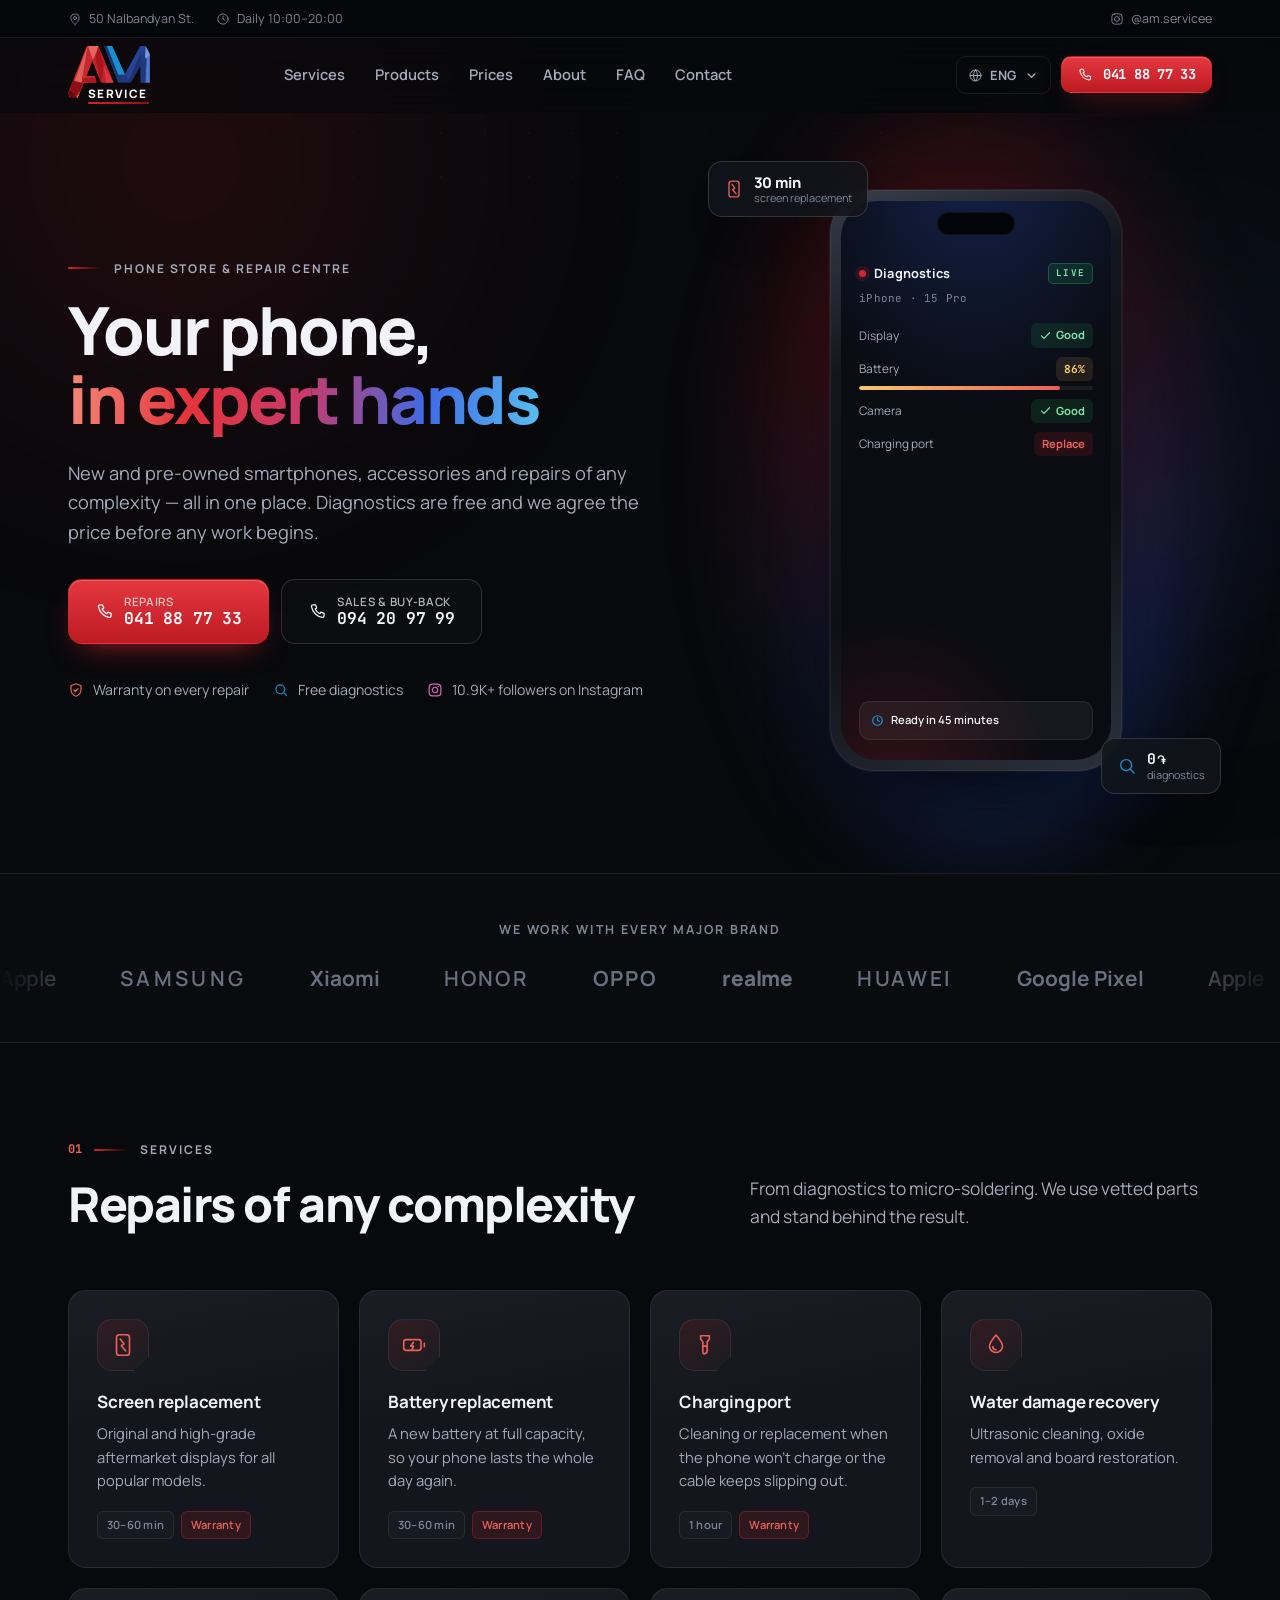
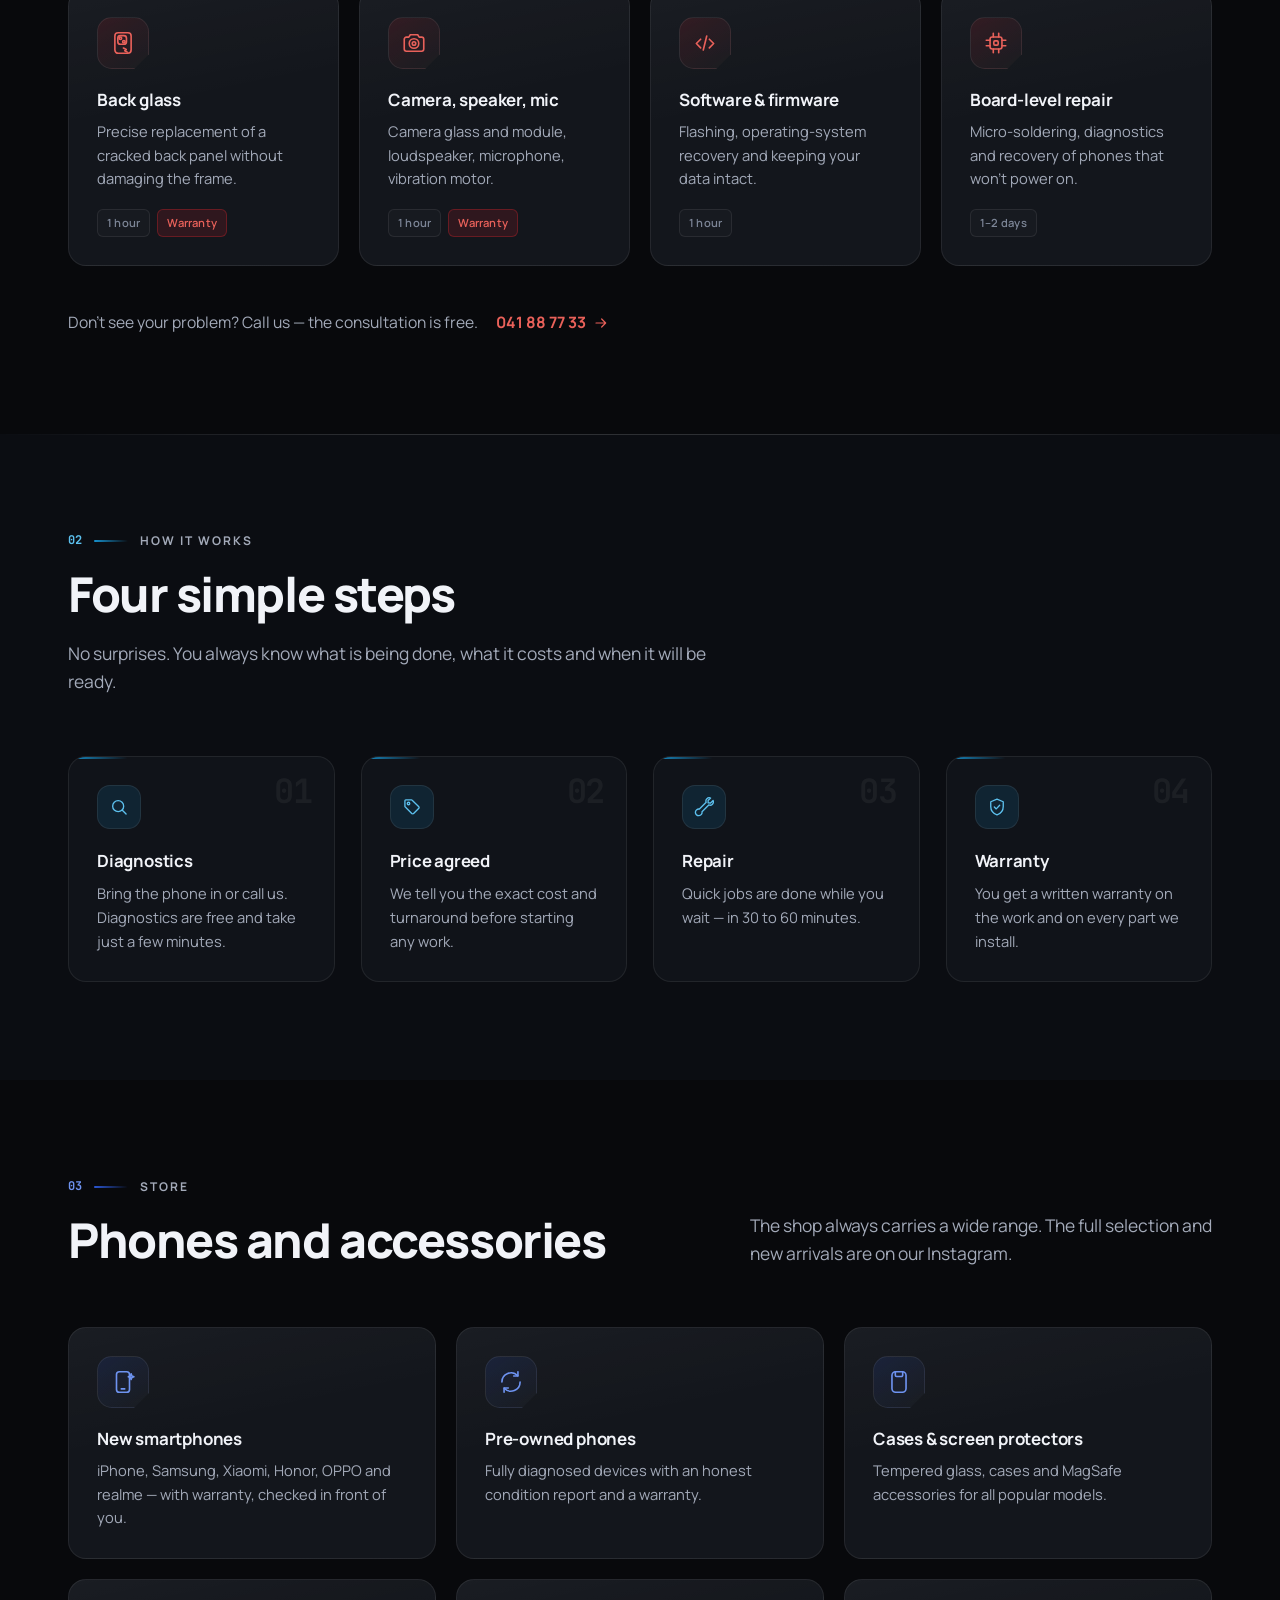
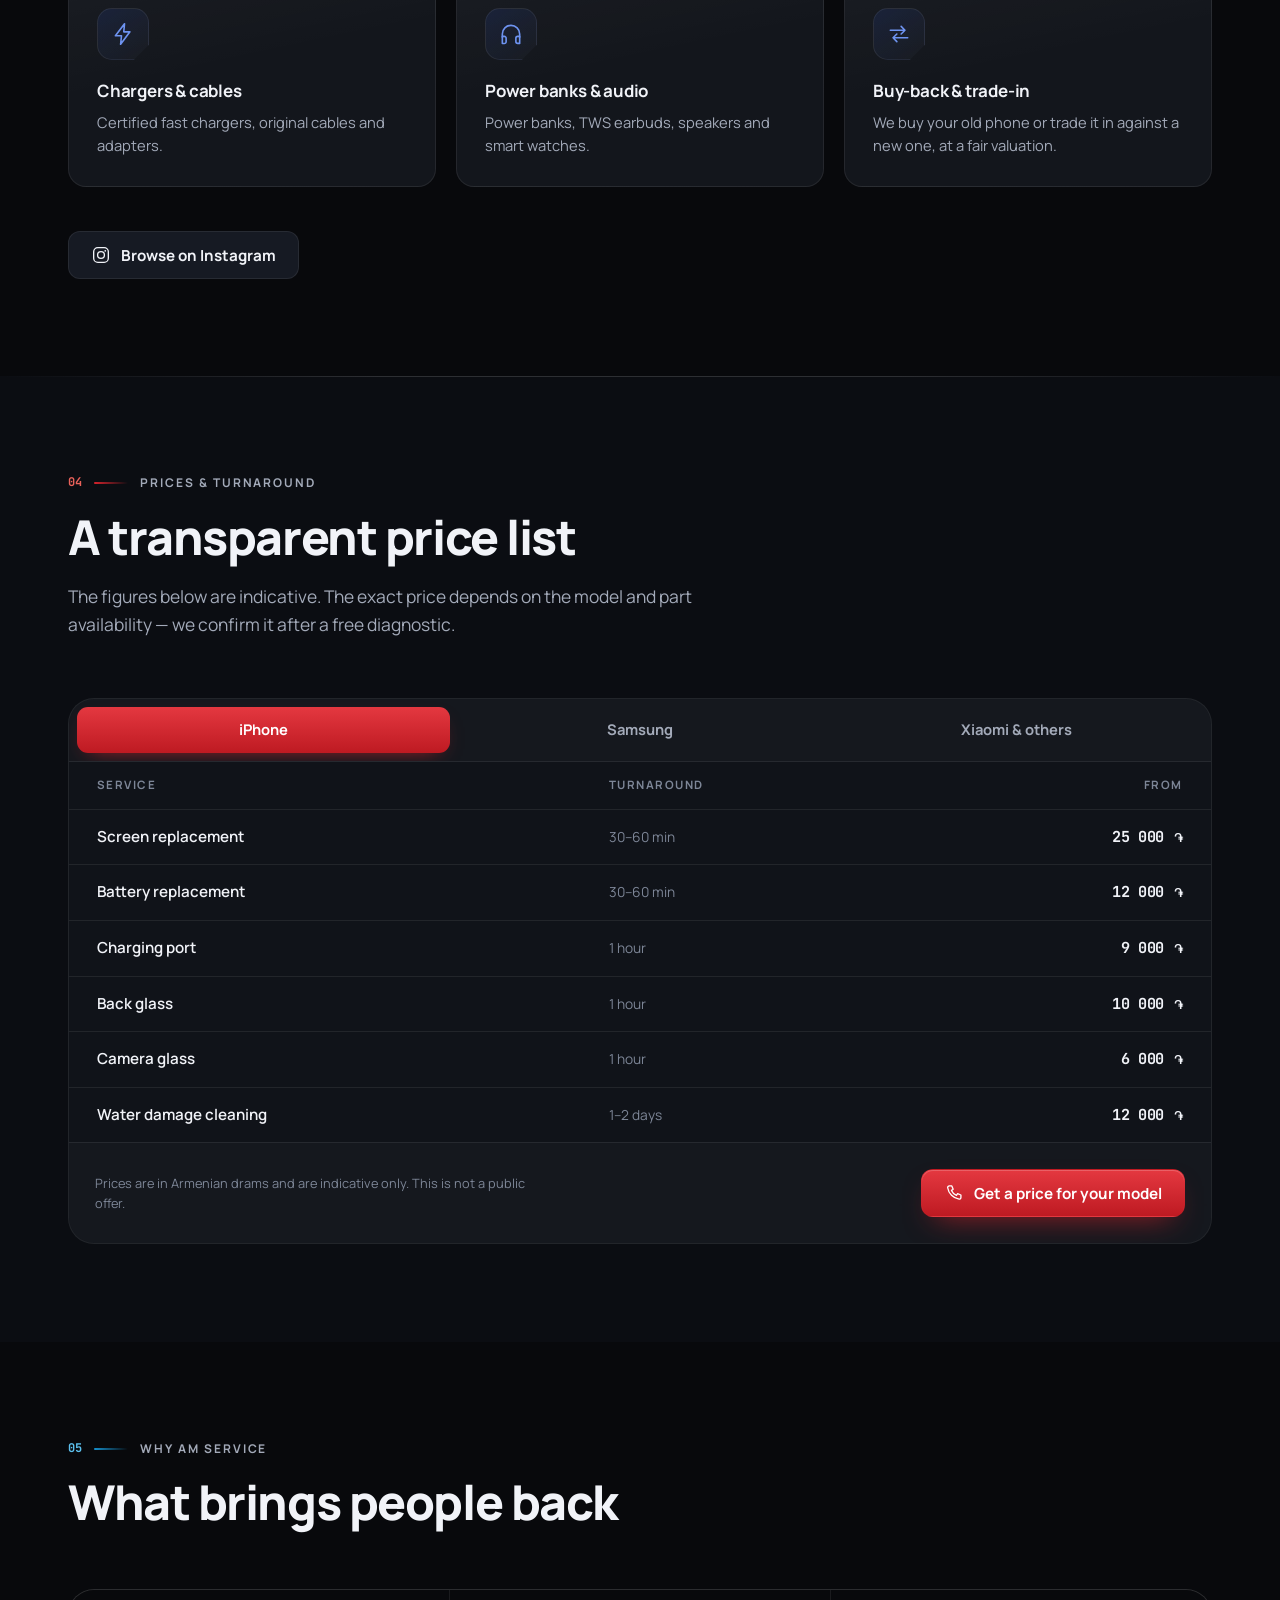
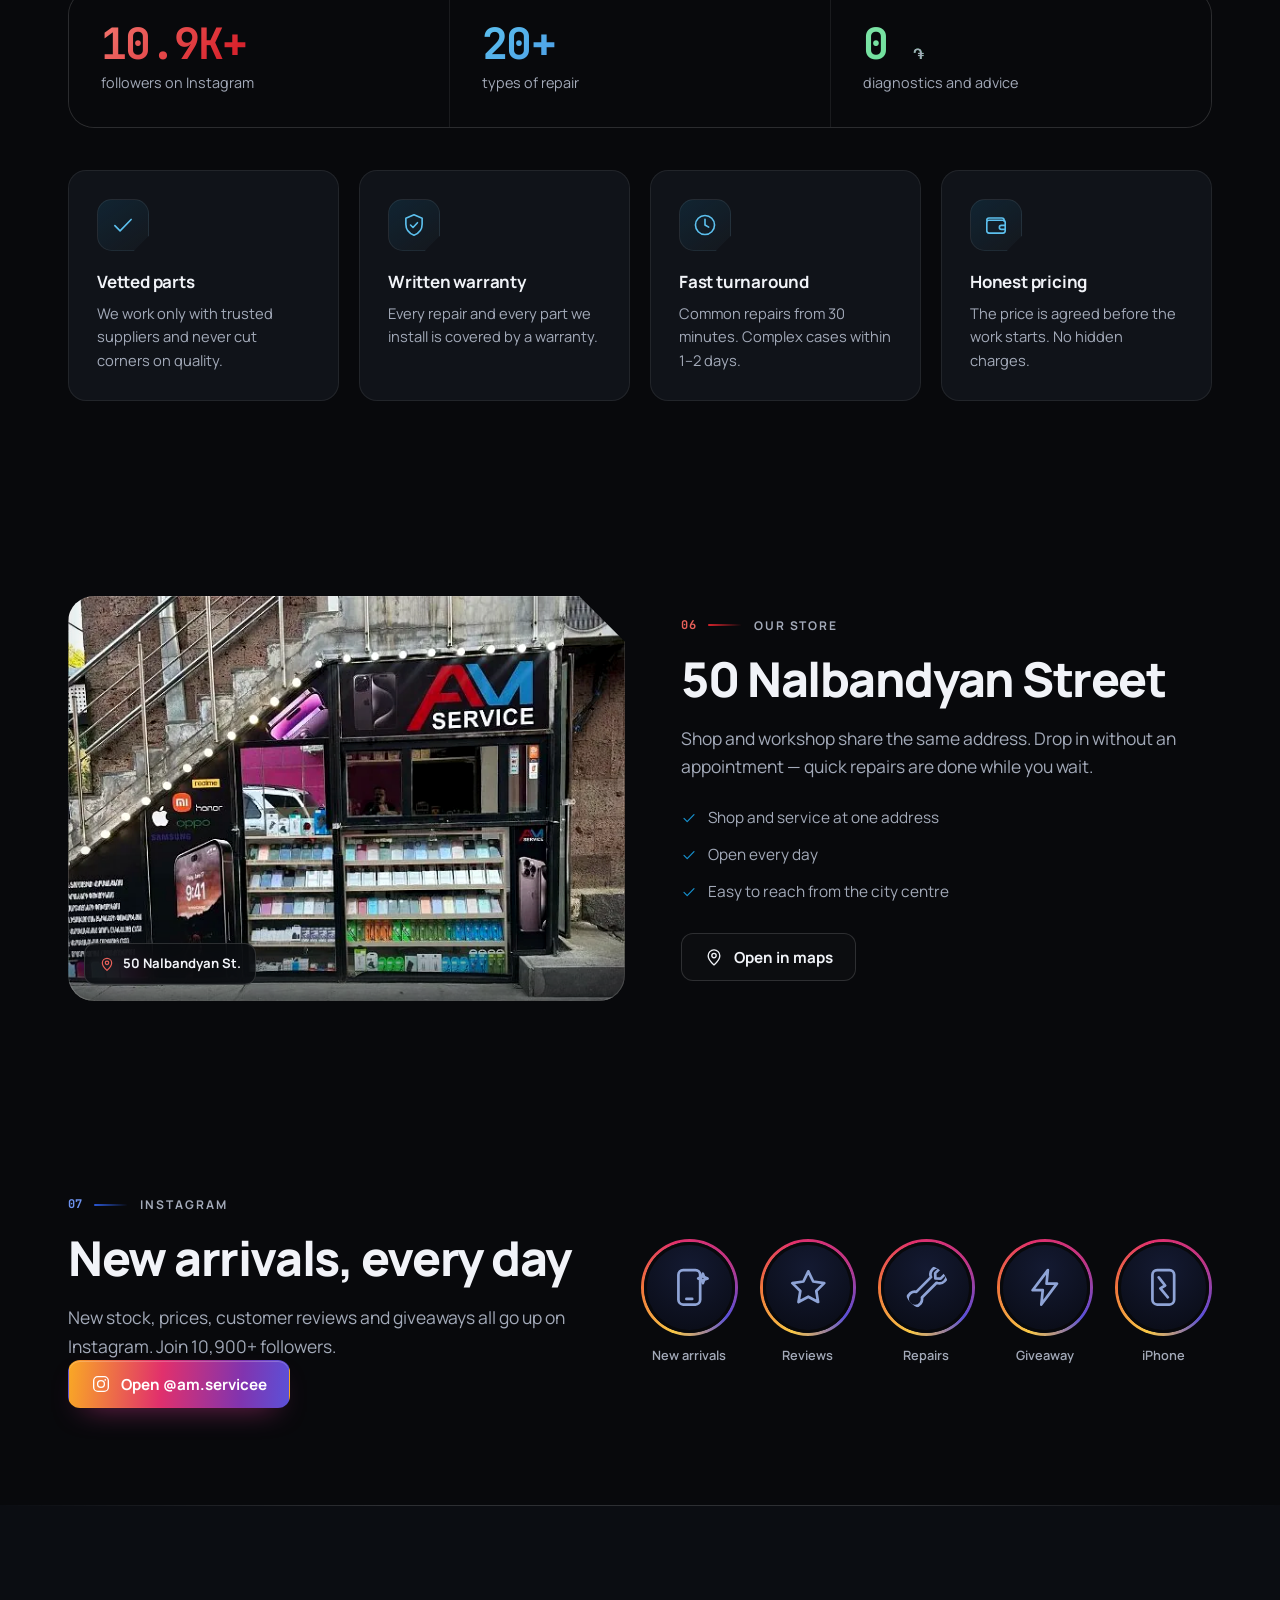
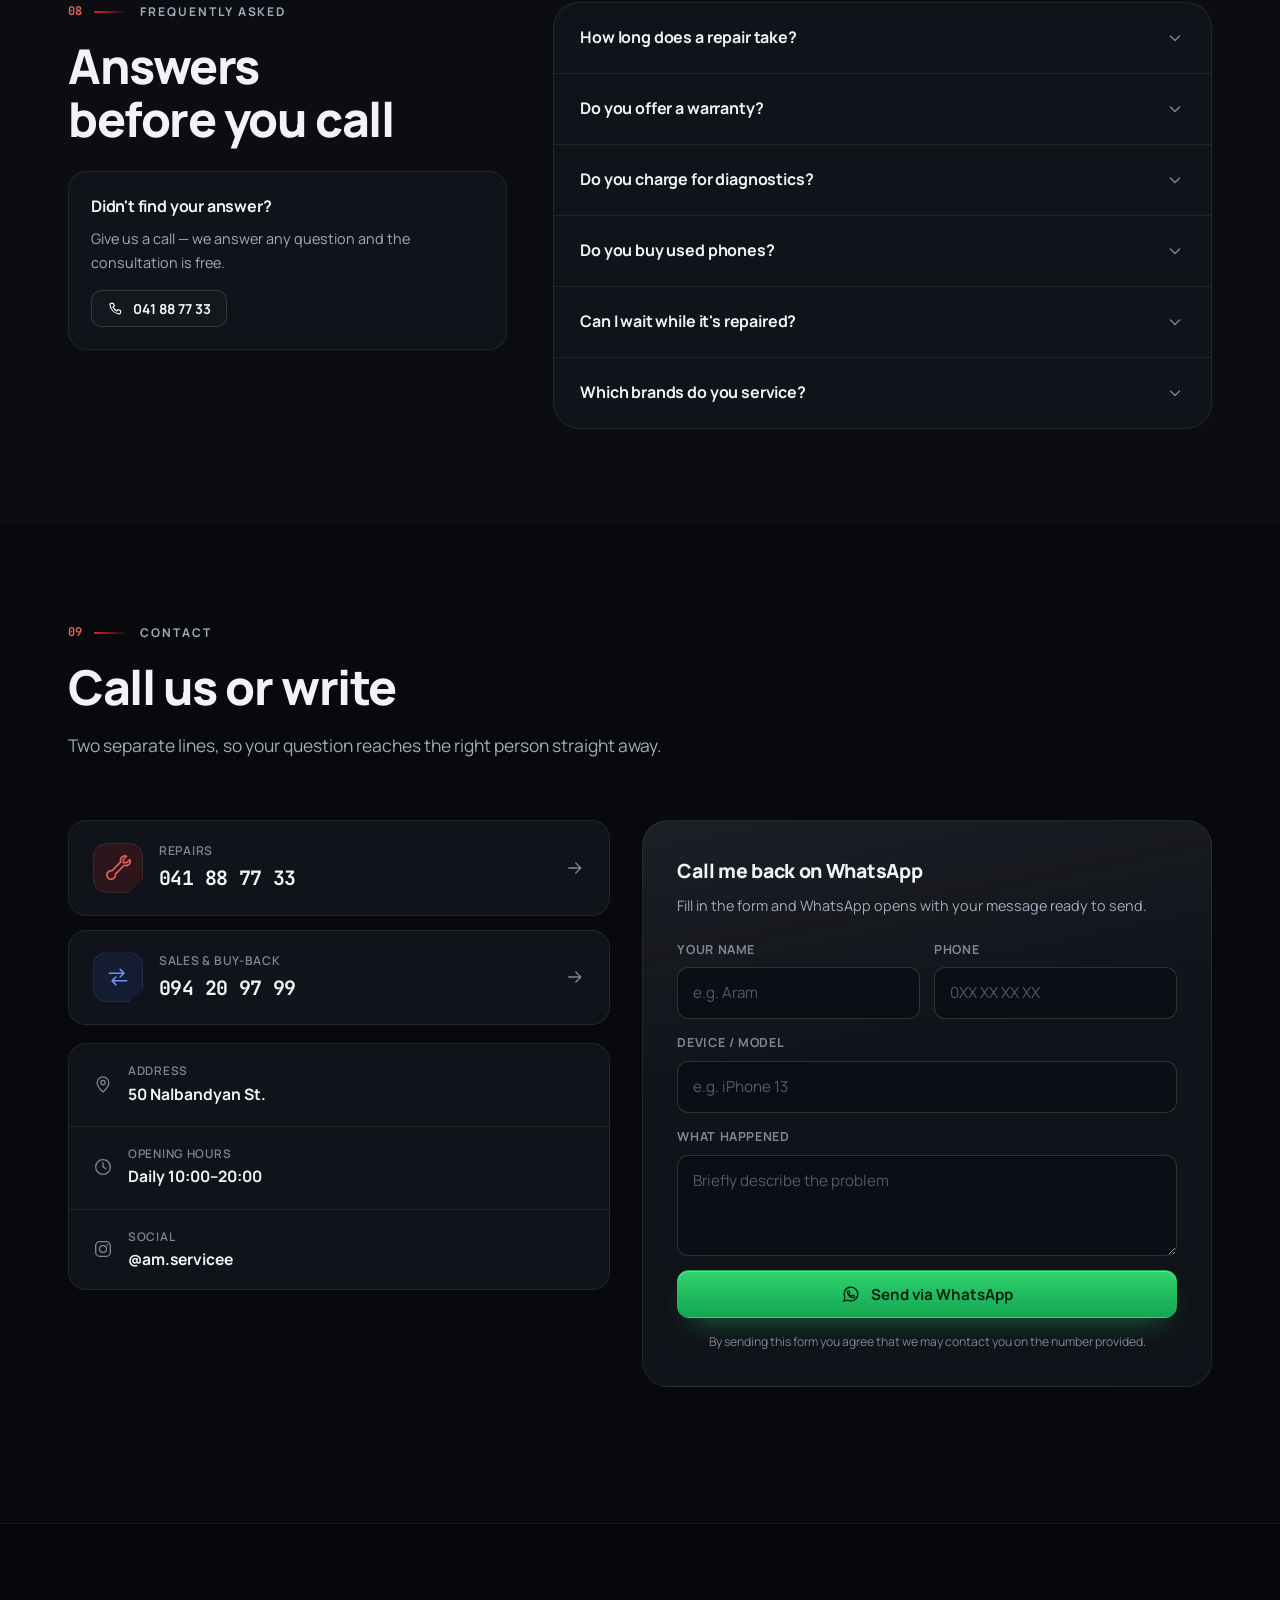
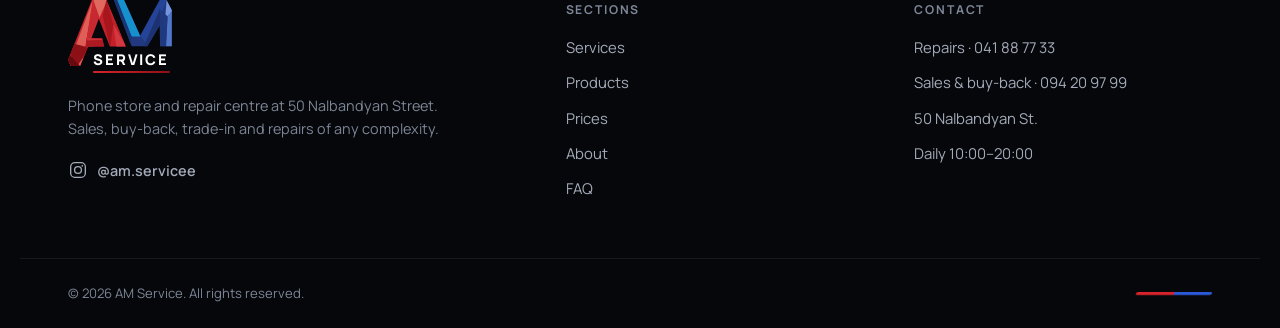
<file: index.html>
<!doctype html>
<html lang="hy" data-lang="hy">
<head>
<meta charset="utf-8">
<meta name="viewport" content="width=device-width, initial-scale=1, viewport-fit=cover">
<meta name="theme-color" content="#08090C">
<meta name="format-detection" content="telephone=no">

<title>AM Service — հեռախոսների վաճառք և վերանորոգում | Նալբանդյան 50</title>
<meta name="description" content="AM Service — հեռախոսների խանութ և սերվիս կենտրոն Նալբանդյան 50 հասցեում։ Նոր և օգտագործված սմարթֆոններ, աքսեսուարներ, էկրանի ու մարտկոցի փոխարինում, ջրի վնասի վերականգնում։ Անվճար ախտորոշում և երաշխիք։">
<meta name="author" content="AM Service">
<meta name="robots" content="index, follow">

<!-- ⚠ ԱՆՀՐԱԺԵՇՏ Է ՓՈԽԵԼ / НУЖНО ЗАМЕНИТЬ / MUST BE REPLACED after deploy:
     replace https://arman712.github.io/amservice/ with the real published address.
     See README.md → "Before publishing". -->
<link rel="canonical" href="https://arman712.github.io/amservice/">
<link rel="alternate" hreflang="hy" href="https://arman712.github.io/amservice/?lang=hy">
<link rel="alternate" hreflang="ru" href="https://arman712.github.io/amservice/?lang=ru">
<link rel="alternate" hreflang="en" href="https://arman712.github.io/amservice/?lang=en">
<link rel="alternate" hreflang="x-default" href="https://arman712.github.io/amservice/">

<meta property="og:type" content="website">
<meta property="og:site_name" content="AM Service">
<meta property="og:locale" content="hy_AM">
<meta property="og:locale:alternate" content="ru_RU">
<meta property="og:locale:alternate" content="en_US">
<meta property="og:title" content="AM Service — հեռախոսների վաճառք և վերանորոգում">
<meta property="og:description" content="Նոր և օգտագործված սմարթֆոններ, աքսեսուարներ և ցանկացած բարդության վերանորոգում։ Նալբանդյան 50։ Անվճար ախտորոշում և երաշխիք։">
<meta property="og:url" content="https://arman712.github.io/amservice/">
<meta property="og:image" content="https://arman712.github.io/amservice/assets/img/og.jpg">
<meta property="og:image:width" content="1200">
<meta property="og:image:height" content="630">
<meta name="twitter:card" content="summary_large_image">
<meta name="twitter:title" content="AM Service — հեռախոսների վաճառք և վերանորոգում">
<meta name="twitter:description" content="Նոր և օգտագործված սմարթֆոններ, աքսեսուարներ և ցանկացած բարդության վերանորոգում։ Նալբանդյան 50։">
<meta name="twitter:image" content="https://arman712.github.io/amservice/assets/img/og.jpg">

<link rel="icon" href="assets/img/favicon.svg" type="image/svg+xml">
<link rel="icon" href="assets/img/favicon-32.png" sizes="32x32" type="image/png">
<link rel="icon" href="assets/img/favicon-16.png" sizes="16x16" type="image/png">
<link rel="apple-touch-icon" href="assets/img/apple-touch-icon.png">
<link rel="mask-icon" href="assets/img/favicon.svg" color="#D8232C">
<link rel="manifest" href="site.webmanifest">

<link rel="preload" href="assets/fonts/notosansarmenian-armenian.woff2" as="font" type="font/woff2" crossorigin>
<link rel="preload" href="assets/fonts/notosansarmenian-latin.woff2" as="font" type="font/woff2" crossorigin>
<link rel="stylesheet" href="assets/css/style.css">

<script type="application/ld+json">
{
  "@context": "https://schema.org",
  "@type": "MobilePhoneStore",
  "name": "AM Service",
  "alternateName": "ԱՄ Սերվիս",
  "description": "Հեռախոսների խանութ և սերվիս կենտրոն։ Նոր և օգտագործված սմարթֆոններ, աքսեսուարներ, ցանկացած բարդության վերանորոգում։",
  "image": "https://arman712.github.io/amservice/assets/img/store.jpg",
  "url": "https://arman712.github.io/amservice/",
  "telephone": "+374-41-88-77-33",
  "priceRange": "֏֏",
  "currenciesAccepted": "AMD",
  "address": {
    "@type": "PostalAddress",
    "streetAddress": "Նալբանդյան 50",
    "addressCountry": "AM"
  },
  "openingHoursSpecification": [{
    "@type": "OpeningHoursSpecification",
    "dayOfWeek": ["Monday","Tuesday","Wednesday","Thursday","Friday","Saturday","Sunday"],
    "opens": "10:00",
    "closes": "20:00"
  }],
  "sameAs": ["https://www.instagram.com/am.servicee/"],
  "makesOffer": [
    { "@type": "Offer", "itemOffered": { "@type": "Service", "name": "Էկրանի փոխարինում" } },
    { "@type": "Offer", "itemOffered": { "@type": "Service", "name": "Մարտկոցի փոխարինում" } },
    { "@type": "Offer", "itemOffered": { "@type": "Service", "name": "Ջրի վնասի վերականգնում" } },
    { "@type": "Offer", "itemOffered": { "@type": "Service", "name": "Մայրական պլատայի վերանորոգում" } }
  ]
}
</script>
<script type="application/ld+json">
{
  "@context": "https://schema.org",
  "@type": "FAQPage",
  "mainEntity": [
    {
      "@type": "Question",
      "name": "Որքա՞ն է տևում վերանորոգումը։",
      "acceptedAnswer": {
        "@type": "Answer",
        "text": "Էկրանի կամ մարտկոցի փոխարինումը սովորաբար տևում է 30–60 րոպե և կատարվում է ձեր ներկայությամբ։ Ավելի բարդ աշխատանքները՝ օրինակ պլատայի վերանորոգումը կամ ջրից հետո վերականգնումը, կարող են տևել 1–2 օր։"
      }
    },
    {
      "@type": "Question",
      "name": "Երաշխիք տալի՞ս եք։",
      "acceptedAnswer": {
        "@type": "Answer",
        "text": "Այո։ Բոլոր աշխատանքներին և տեղադրված պահեստամասերին տրվում է երաշխիք։ Ժամկետը կախված է աշխատանքի տեսակից և պահեստամասից — այն մենք նշում ենք գինը հաստատելիս։"
      }
    },
    {
      "@type": "Question",
      "name": "Ախտորոշումը վճարովի՞ է։",
      "acceptedAnswer": {
        "@type": "Answer",
        "text": "Ոչ, ախտորոշումն անվճար է։ Մենք ստուգում ենք սարքը, բացատրում ենք խնդիրը և ասում ճշգրիտ արժեքը։ Դուք որոշում եք՝ շարունակել, թե ոչ։"
      }
    },
    {
      "@type": "Question",
      "name": "Գնու՞մ եք հին հեռախոսներ։",
      "acceptedAnswer": {
        "@type": "Answer",
        "text": "Այո։ Գնում ենք օգտագործված հեռախոսներ, ինչպես նաև առաջարկում ենք փոխանակում (trade-in) նոր սարքի հետ։ Բերեք հեռախոսը գնահատման կամ ուղարկեք լուսանկարներ Instagram-ով։"
      }
    },
    {
      "@type": "Question",
      "name": "Կարո՞ղ եմ սպասել տեղում։",
      "acceptedAnswer": {
        "@type": "Answer",
        "text": "Այո։ Հաճախակի հանդիպող վերանորոգումները՝ էկրան, մարտկոց, բնիկ, կատարվում են ձեր ներկայությամբ։ Խանութում կարող եք միաժամանակ ընտրել աքսեսուարներ։"
      }
    },
    {
      "@type": "Question",
      "name": "Ի՞նչ ապրանքանիշեր եք սպասարկում։",
      "acceptedAnswer": {
        "@type": "Answer",
        "text": "Apple, Samsung, Xiaomi, Honor, OPPO, realme և շուկայում առկա մյուս հիմնական ապրանքանիշերը։ Եթե ձեր մոդելը ցանկում չէ — պարզապես զանգահարեք։"
      }
    }
  ]
}
</script>
</head>

<body>
<a class="skip-link" href="#main" data-i18n="a11y.skip">Անցնել բովանդակությանը</a>

<!-- ===================== SVG icon sprite ===================== -->
<svg width="0" height="0" aria-hidden="true" focusable="false" style="position:absolute">
<defs>
  <g id="i-screen"><rect x="6" y="2.5" width="12" height="19" rx="2.6"/><path d="M9.5 6.5 13 11l-2.6 1.6L14.5 17.5"/></g>
  <g id="i-battery"><rect x="2.5" y="7" width="16" height="10" rx="2.4"/><path d="M21.5 10.5v3"/><path d="M11.5 9.5 9 13h2.6L10 16.5"/></g>
  <g id="i-port"><path d="M8 3.5h8v3.2l-2 2.3v8.4a2.6 2.6 0 0 1-2.6 2.6h-.8A2.6 2.6 0 0 1 10 17.4V9l-2-2.3Z"/><path d="M10.6 13h2.8"/></g>
  <g id="i-water"><path d="M12 2.8c3.6 4.3 6 7.4 6 10.1a6 6 0 0 1-12 0c0-2.7 2.4-5.8 6-10.1Z"/><path d="M9 13.4a3 3 0 0 0 3 3"/></g>
  <g id="i-glass"><rect x="4.5" y="2.5" width="15" height="19" rx="3"/><rect x="7.2" y="5.2" width="8" height="8" rx="2.4"/><circle cx="9.6" cy="7.6" r="1.15"/><circle cx="12.8" cy="10.8" r="1.15"/><path d="m12.4 16.6 2.6 1.4-1.4 1.1 2.4 1.3"/></g>
  <g id="i-camera"><circle cx="12" cy="12.5" r="4.4"/><circle cx="12" cy="12.5" r="1.6"/><path d="M3 8.6a2 2 0 0 1 2-2h2.2l1.4-2.2h6.8L16.8 6.6H19a2 2 0 0 1 2 2v9a2 2 0 0 1-2 2H5a2 2 0 0 1-2-2Z"/></g>
  <g id="i-code"><path d="m8 8.5-4 4 4 4M16 8.5l4 4-4 4M13.6 5.5l-3.2 13"/></g>
  <g id="i-chip"><rect x="6.5" y="6.5" width="11" height="11" rx="2"/><rect x="10" y="10" width="4" height="4" rx="1"/><path d="M9.5 3v3.5M14.5 3v3.5M9.5 17.5V21M14.5 17.5V21M3 9.5h3.5M3 14.5h3.5M17.5 9.5H21M17.5 14.5H21"/></g>
  <g id="i-search"><circle cx="11" cy="11" r="6.6"/><path d="m16 16 4.5 4.5"/></g>
  <g id="i-tag"><path d="M3.5 11.4V4.6a1.1 1.1 0 0 1 1.1-1.1h6.8a1.1 1.1 0 0 1 .8.3l8 8a1.1 1.1 0 0 1 0 1.6l-6.6 6.6a1.1 1.1 0 0 1-1.6 0l-8-8a1.1 1.1 0 0 1-.5-.6Z"/><circle cx="7.8" cy="7.8" r="1.5"/></g>
  <g id="i-tool"><path d="M14.6 6.4a4 4 0 0 1 5.3-5.2l-3 3 .1 2.9 2.9.1 3-3a4 4 0 0 1-5.2 5.3l-8.1 8.1a4 4 0 1 1-3.1-3.1Z"/></g>
  <g id="i-shield"><path d="M12 2.6 4.5 5.7v5.6c0 4.4 3 8.4 7.5 10.1 4.5-1.7 7.5-5.7 7.5-10.1V5.7Z"/><path d="m8.8 12 2.3 2.3 4.1-4.4"/></g>
  <g id="i-phone"><rect x="6" y="2.5" width="12" height="19" rx="2.6"/><path d="M10.4 18.4h3.2"/><path d="m19.5 4.5.7 1.9 1.9.7-1.9.7-.7 1.9-.7-1.9-1.9-.7 1.9-.7Z"/></g>
  <g id="i-refresh"><path d="M20.4 12a8.4 8.4 0 0 1-14.6 5.7M3.6 12A8.4 8.4 0 0 1 18.2 6.3"/><path d="M18.4 2.6v3.9h-3.9M5.6 21.4v-3.9h3.9"/></g>
  <g id="i-case"><rect x="5.5" y="2.5" width="13" height="19" rx="3.4"/><path d="M8.6 2.5v3.2a1.2 1.2 0 0 0 1.2 1.2h4.4a1.2 1.2 0 0 0 1.2-1.2V2.5"/></g>
  <g id="i-bolt"><path d="M13.4 2.5 5 13.6h5.6L9.8 21.5 18.4 10h-5.7Z"/></g>
  <g id="i-audio"><path d="M4 15v-3a8 8 0 1 1 16 0v3"/><path d="M4 14.2h1.8A1.7 1.7 0 0 1 7.5 16v3.1a1.7 1.7 0 0 1-1.7 1.7H4Zm16 0h-1.8a1.7 1.7 0 0 0-1.7 1.7v3.1a1.7 1.7 0 0 0 1.7 1.7H20Z"/></g>
  <g id="i-swap"><path d="M4 8.5h13.5M14 5l3.5 3.5L14 12M20 15.5H6.5M10 19l-3.5-3.5L10 12"/></g>
  <g id="i-clock"><circle cx="12" cy="12" r="8.8"/><path d="M12 6.8V12l3.4 2"/></g>
  <g id="i-wallet"><path d="M3.5 7.6A2.1 2.1 0 0 1 5.6 5.5h11.8a2.1 2.1 0 0 1 2.1 2.1v1"/><rect x="3.5" y="7.6" width="17" height="11.9" rx="2.1"/><path d="M20.5 12.4h-3.6a1.8 1.8 0 0 0 0 3.6h3.6"/></g>
  <g id="i-check"><path d="m4.5 12.6 4.8 4.8L19.5 6.9"/></g>
  <g id="i-pin"><path d="M12 21.5s7-6.1 7-11a7 7 0 1 0-14 0c0 4.9 7 11 7 11Z"/><circle cx="12" cy="10.3" r="2.6"/></g>
  <g id="i-call"><path d="M6.4 3.5h3l1.6 4-2 1.4a11.4 11.4 0 0 0 5.9 5.9l1.4-2 4 1.6v3a2 2 0 0 1-2.2 2A16.4 16.4 0 0 1 4.4 5.7a2 2 0 0 1 2-2.2Z"/></g>
  <g id="i-arrow"><path d="M4.5 12h14.5M13 6l6 6-6 6"/></g>
  <g id="i-chevron"><path d="m6.5 9.5 5.5 5.5 5.5-5.5"/></g>
  <g id="i-menu"><path d="M3.5 7h17M3.5 12h17M3.5 17h17"/></g>
  <g id="i-close"><path d="m6 6 12 12M18 6 6 18"/></g>
  <g id="i-up"><path d="M12 19.5V5M6 11l6-6 6 6"/></g>
  <g id="i-globe"><circle cx="12" cy="12" r="8.8"/><path d="M3.4 12h17.2M12 3.2a13.5 13.5 0 0 1 0 17.6 13.5 13.5 0 0 1 0-17.6Z"/></g>
  <g id="i-ig"><rect x="3.2" y="3.2" width="17.6" height="17.6" rx="5"/><circle cx="12" cy="12" r="4.1"/><circle cx="17.1" cy="6.9" r="1.05" fill="currentColor" stroke="none"/></g>
  <g id="i-wa"><path d="M3.4 20.6 4.6 16A8.3 8.3 0 1 1 8 19.4Z"/><path d="M8.8 8.2c.6-.1.8.1 1 .5l.7 1.5c.1.3 0 .5-.2.7l-.5.6c-.2.2-.2.4-.1.6a6 6 0 0 0 2.7 2.4c.3.1.5.1.7-.1l.6-.7c.2-.2.4-.3.7-.2l1.5.7c.4.2.5.4.5.8a2 2 0 0 1-1.9 1.7c-1 0-2.8-.5-4.6-2.3s-2.4-3.6-2.4-4.6a2 2 0 0 1 1.3-1.6Z"/></g>
  <clipPath id="lgA"><path d="M59 0 95 0 142.9 115 103.6 115 76 46 57.1 95 84.2 95 89.5 115 49.4 115 29.5 164 7.5 164 0 148Z"/></clipPath>
  <clipPath id="lgM"><path d="M113.5 0 138.5 0 178.5 88 226.5 0 243.5 0 256.5 25 256.5 115 227.5 115 226.5 63 195.5 115 157.5 115Z"/></clipPath>
  <g id="lg-am" fill="none" stroke="none">
    <g clip-path="url(#lgA)">
      <rect x="-2" y="-2" width="261" height="168" fill="#C4212A"/>
      <path d="M-2 170 62 -2 34 170Z" fill="#DE5F57"/>
      <path d="M34 170 62 -2 78 44 52 170Z" fill="#C82830"/>
      <path d="M62 -2 98 -2 78 44Z" fill="#E1685F"/>
      <path d="M95 -2 112 60 104 118 86 40Z" fill="#A7161D"/>
      <path d="M95 -2 146 118 112 60Z" fill="#BF2029"/>
      <path d="M112 60 146 118 120 118Z" fill="#D33840"/>
      <path d="M-2 104 54 118 18 170Z" fill="#8C1016"/>
      <path d="M-2 128 36 170 -2 170Z" fill="#68090F"/>
      <path d="M46 94 88 90 92 118 44 118Z" fill="#AC1920"/>
      <path d="M46 94 88 90 88 98 48 100Z" fill="#CE3038"/>
    </g>
    <g clip-path="url(#lgM)">
      <rect x="110" y="-2" width="149" height="168" fill="#22397F"/>
      <path d="M120 -2 139 -2 179 90 157 90Z" fill="#1691CE"/>
      <path d="M110 -2 121 -2 158 92 149 118Z" fill="#1B3574"/>
      <path d="M179 88 228 -2 244 -2 200 118Z" fill="#254497"/>
      <path d="M186 118 228 20 228 66 198 118Z" fill="#1C3272"/>
      <path d="M244 -2 259 27 240 46Z" fill="#7396DE"/>
      <path d="M246 40 259 24 259 118 242 118Z" fill="#5077C8"/>
      <path d="M228 24 246 40 242 118 228 118Z" fill="#20397E"/>
    </g>
  </g>
  <g id="i-star"><path d="m12 3.2 2.7 5.6 6.1.9-4.4 4.3 1 6.1-5.4-2.9-5.4 2.9 1-6.1L3.2 9.7l6.1-.9Z"/></g>
</defs>
</svg>

<div class="bg-fx" aria-hidden="true">
  <span class="bg-fx__glow bg-fx__glow--red"></span>
  <span class="bg-fx__glow bg-fx__glow--blue"></span>
  <span class="bg-fx__grid"></span>
</div>

<!-- ============================ HEADER ============================ -->
<header class="header" id="header">
  <div class="topbar">
    <div class="container topbar__inner">
      <p class="topbar__item"><svg class="ic" viewBox="0 0 24 24" aria-hidden="true"><use href="#i-pin"/></svg><span data-i18n="top.address">Նալբանդյան 50</span></p>
      <p class="topbar__item"><svg class="ic" viewBox="0 0 24 24" aria-hidden="true"><use href="#i-clock"/></svg><span data-i18n="top.hours">Ամեն օր 10:00–20:00</span></p>
      <div class="topbar__spacer"></div>
      <a class="topbar__item topbar__link" href="https://www.instagram.com/am.servicee/" target="_blank" rel="noopener">
        <svg class="ic" viewBox="0 0 24 24" aria-hidden="true"><use href="#i-ig"/></svg><span>@am.servicee</span>
      </a>
    </div>
  </div>

  <div class="navbar">
    <div class="container navbar__inner">
      <a class="logo" href="#top" aria-label="AM Service">
        <span class="logo__mark"><svg viewBox="0 0 257 164" aria-hidden="true"><use href="#lg-am"/></svg></span>
        <span class="logo__word">Service</span>
      </a>

      <nav class="nav" id="nav" aria-label="Main">
        <ul class="nav__list">
          <li><a class="nav__link" href="#services" data-i18n="nav.services">Ծառայություններ</a></li>
          <li><a class="nav__link" href="#products" data-i18n="nav.products">Ապրանքներ</a></li>
          <li><a class="nav__link" href="#prices" data-i18n="nav.prices">Գներ</a></li>
          <li><a class="nav__link" href="#store" data-i18n="nav.about">Մեր մասին</a></li>
          <li><a class="nav__link" href="#faq" data-i18n="nav.faq">Հարցեր</a></li>
          <li><a class="nav__link" href="#contact" data-i18n="nav.contact">Կապ</a></li>
        </ul>
      </nav>

      <div class="navbar__actions">
        <div class="lang" id="lang">
          <button class="lang__btn" type="button" aria-expanded="false" aria-haspopup="true" aria-controls="lang-menu" data-i18n-attr="aria-label:a11y.lang" aria-label="Փոխել լեզուն">
            <svg class="ic" viewBox="0 0 24 24" aria-hidden="true"><use href="#i-globe"/></svg>
            <span class="lang__cur">ՀԱՅ</span>
            <svg class="ic ic--xs lang__caret" viewBox="0 0 24 24" aria-hidden="true"><use href="#i-chevron"/></svg>
          </button>
          <ul class="lang__menu" id="lang-menu" role="menu">
            <li><button role="menuitem" type="button" data-set-lang="hy"><span>Հայերեն</span><i>ՀԱՅ</i></button></li>
            <li><button role="menuitem" type="button" data-set-lang="ru"><span>Русский</span><i>РУС</i></button></li>
            <li><button role="menuitem" type="button" data-set-lang="en"><span>English</span><i>ENG</i></button></li>
          </ul>
        </div>

        <a class="btn btn--primary btn--sm navbar__cta" href="tel:+37441887733">
          <svg class="ic" viewBox="0 0 24 24" aria-hidden="true"><use href="#i-call"/></svg>
          <span>041 88 77 33</span>
        </a>

        <button class="burger" id="burger" type="button" aria-expanded="false" aria-controls="mobile-menu" data-i18n-attr="aria-label:a11y.menu" aria-label="Բացել մենյուն">
          <svg class="ic ic--lg burger__open" viewBox="0 0 24 24" aria-hidden="true"><use href="#i-menu"/></svg>
          <svg class="ic ic--lg burger__close" viewBox="0 0 24 24" aria-hidden="true"><use href="#i-close"/></svg>
        </button>
      </div>
    </div>
  </div>
</header>

<!-- mobile drawer -->
<div class="drawer" id="mobile-menu" hidden>
  <nav class="drawer__nav" aria-label="Mobile">
    <a href="#services" data-i18n="nav.services">Ծառայություններ</a>
    <a href="#products" data-i18n="nav.products">Ապրանքներ</a>
    <a href="#prices" data-i18n="nav.prices">Գներ</a>
    <a href="#store" data-i18n="nav.about">Մեր մասին</a>
    <a href="#faq" data-i18n="nav.faq">Հարցեր</a>
    <a href="#contact" data-i18n="nav.contact">Կապ</a>
  </nav>
  <div class="drawer__foot">
    <a class="btn btn--primary btn--block" href="tel:+37441887733">
      <svg class="ic" viewBox="0 0 24 24" aria-hidden="true"><use href="#i-call"/></svg>
      <span><b data-i18n="contact.repair">Վերանորոգում</b> · 041 88 77 33</span>
    </a>
    <a class="btn btn--ghost btn--block" href="tel:+37494209799">
      <svg class="ic" viewBox="0 0 24 24" aria-hidden="true"><use href="#i-call"/></svg>
      <span><b data-i18n="contact.sales">Առք և վաճառք</b> · 094 20 97 99</span>
    </a>
    <a class="drawer__ig" href="https://www.instagram.com/am.servicee/" target="_blank" rel="noopener">
      <svg class="ic" viewBox="0 0 24 24" aria-hidden="true"><use href="#i-ig"/></svg><span>@am.servicee</span>
    </a>
  </div>
</div>

<main id="main">
<span id="top"></span>

<!-- ============================= HERO ============================= -->
<section class="hero">
  <div class="container hero__inner">
    <div class="hero__copy">
      <p class="eyebrow reveal"><span class="eyebrow__rule"></span><span data-i18n="hero.eyebrow">Հեռախոսների խանութ և սերվիս կենտրոն</span></p>

      <h1 class="hero__title reveal">
        <span data-i18n="hero.title.1">Ձեր հեռախոսը՝</span>
        <em data-i18n="hero.title.2">վստահելի ձեռքերում</em>
      </h1>

      <p class="hero__lead reveal" data-i18n="hero.lead">Նոր և օգտագործված սմարթֆոններ, աքսեսուարներ և ցանկացած բարդության վերանորոգում՝ մեկ վայրում։ Ախտորոշումն անվճար է, գինը հաստատում ենք մինչև աշխատանքը սկսելը։</p>

      <div class="hero__cta reveal">
        <a class="btn btn--primary btn--lg" href="tel:+37441887733">
          <svg class="ic" viewBox="0 0 24 24" aria-hidden="true"><use href="#i-call"/></svg>
          <span class="btn__stack">
            <small data-i18n="hero.cta.repair.label">Վերանորոգում</small>
            <b>041 88 77 33</b>
          </span>
        </a>
        <a class="btn btn--outline btn--lg" href="tel:+37494209799">
          <svg class="ic" viewBox="0 0 24 24" aria-hidden="true"><use href="#i-call"/></svg>
          <span class="btn__stack">
            <small data-i18n="hero.cta.sales.label">Առք և վաճառք</small>
            <b>094 20 97 99</b>
          </span>
        </a>
      </div>

      <ul class="hero__trust reveal">
        <li><svg class="ic ic--sm" viewBox="0 0 24 24" aria-hidden="true"><use href="#i-shield"/></svg><span data-i18n="hero.trust.1">Երաշխիք բոլոր աշխատանքներին</span></li>
        <li><svg class="ic ic--sm" viewBox="0 0 24 24" aria-hidden="true"><use href="#i-search"/></svg><span data-i18n="hero.trust.2">Անվճար ախտորոշում</span></li>
        <li><svg class="ic ic--sm" viewBox="0 0 24 24" aria-hidden="true"><use href="#i-ig"/></svg><span data-i18n="hero.trust.3">10.9K+ հետևորդ Instagram-ում</span></li>
      </ul>
    </div>

    <div class="hero__visual reveal" aria-hidden="true">
      <div class="device">
        <div class="device__body">
          <div class="device__island"></div>
          <div class="device__screen">
            <div class="dg">
              <div class="dg__head">
                <span class="dg__dot"></span>
                <span data-i18n="hero.device.title">Ախտորոշում</span>
                <b class="dg__live">live</b>
              </div>
              <p class="dg__model" data-i18n="hero.device.model">iPhone · 15 Pro</p>
              <ul class="dg__list">
                <li><span data-i18n="hero.device.row1">Էկրան</span><b class="is-ok"><svg class="ic ic--xs" viewBox="0 0 24 24" aria-hidden="true"><use href="#i-check"/></svg><span data-i18n="hero.device.row1v">Լավ</span></b></li>
                <li><span data-i18n="hero.device.row2">Մարտկոց</span><b class="is-warn">86%</b></li>
                <li class="dg__meter"><i style="--v:86%"></i></li>
                <li><span data-i18n="hero.device.row3">Խցիկ</span><b class="is-ok"><svg class="ic ic--xs" viewBox="0 0 24 24" aria-hidden="true"><use href="#i-check"/></svg><span data-i18n="hero.device.row3v">Լավ</span></b></li>
                <li><span data-i18n="hero.device.row4">Լիցքավորման բնիկ</span><b class="is-bad" data-i18n="hero.device.row4v">Փոխարինել</b></li>
              </ul>
              <p class="dg__status"><svg class="ic ic--xs" viewBox="0 0 24 24" aria-hidden="true"><use href="#i-clock"/></svg><span data-i18n="hero.device.status">Պատրաստ կլինի 45 րոպեում</span></p>
            </div>
          </div>
        </div>
        <div class="floatchip floatchip--a">
          <svg class="ic" viewBox="0 0 24 24" aria-hidden="true"><use href="#i-screen"/></svg>
          <span><b data-i18n="hero.chip.1">30 րոպե</b><small data-i18n="hero.chip.1s">էկրանի փոխարինում</small></span>
        </div>
        <div class="floatchip floatchip--b">
          <svg class="ic" viewBox="0 0 24 24" aria-hidden="true"><use href="#i-search"/></svg>
          <span><b><span data-i18n="hero.chip.2">0</span><span class="dram">֏</span></b><small data-i18n="hero.chip.2s">ախտորոշում</small></span>
        </div>
      </div>
    </div>
  </div>
</section>

<!-- ============================ BRANDS ============================ -->
<section class="brands">
  <div class="container">
    <p class="brands__title" data-i18n="brands.title">Աշխատում ենք բոլոր հիմնական ապրանքանիշերի հետ</p>
  </div>
  <div class="marquee" data-marquee>
    <ul class="marquee__track">
      <li class="brand brand--apple">Apple</li>
      <li class="brand brand--samsung">SAMSUNG</li>
      <li class="brand brand--xiaomi">Xiaomi</li>
      <li class="brand brand--honor">HONOR</li>
      <li class="brand brand--oppo">OPPO</li>
      <li class="brand brand--realme">realme</li>
      <li class="brand brand--huawei">HUAWEI</li>
      <li class="brand brand--google">Google Pixel</li>
    </ul>
  </div>
</section>

<!-- =========================== SERVICES =========================== -->
<section class="section section--services" id="services">
  <div class="container">
    <header class="sechead sechead--split">
      <div>
        <p class="eyebrow eyebrow--red reveal"><i class="eyebrow__num">01</i><span class="eyebrow__rule"></span><span data-i18n="services.eyebrow">Ծառայություններ</span></p>
        <h2 class="sechead__title reveal" data-i18n="services.title">Վերանորոգում՝ ցանկացած բարդության</h2>
      </div>
      <p class="sechead__lead reveal" data-i18n="services.lead">Ախտորոշումից մինչև միկրոզոդում։ Աշխատում ենք ստուգված պահեստամասերով և պատասխանատվություն ենք կրում արդյունքի համար։</p>
    </header>

    <ul class="cards cards--4">
      <li class="card card--service reveal"><span class="card__ico"><svg class="ic ic--lg" viewBox="0 0 24 24" aria-hidden="true"><use href="#i-screen"/></svg></span><h3 data-i18n="services.1.t">Էկրանի փոխարինում</h3><p data-i18n="services.1.d">Օրիգինալ և բարձրորակ անալոգ էկրաններ բոլոր հանրաճանաչ մոդելների համար։</p><span class="card__meta"><i data-i18n="prices.t.min">30–60 րոպե</i><i data-i18n="services.badge.warranty">Երաշխիք</i></span></li>
      <li class="card card--service reveal"><span class="card__ico"><svg class="ic ic--lg" viewBox="0 0 24 24" aria-hidden="true"><use href="#i-battery"/></svg></span><h3 data-i18n="services.2.t">Մարտկոցի փոխարինում</h3><p data-i18n="services.2.d">Նոր մարտկոց՝ լիարժեք ծավալով։ Հեռախոսը կրկին կաշխատի ամբողջ օրը։</p><span class="card__meta"><i data-i18n="prices.t.min">30–60 րոպե</i><i data-i18n="services.badge.warranty">Երաշխիք</i></span></li>
      <li class="card card--service reveal"><span class="card__ico"><svg class="ic ic--lg" viewBox="0 0 24 24" aria-hidden="true"><use href="#i-port"/></svg></span><h3 data-i18n="services.3.t">Լիցքավորման բնիկ</h3><p data-i18n="services.3.d">Մաքրում կամ փոխարինում, երբ հեռախոսը չի լիցքավորվում կամ քաբելը «ընկնում» է։</p><span class="card__meta"><i data-i18n="prices.t.hour">1 ժամ</i><i data-i18n="services.badge.warranty">Երաշխիք</i></span></li>
      <li class="card card--service reveal"><span class="card__ico"><svg class="ic ic--lg" viewBox="0 0 24 24" aria-hidden="true"><use href="#i-water"/></svg></span><h3 data-i18n="services.4.t">Ջրի վնասի վերականգնում</h3><p data-i18n="services.4.d">Ուլտրաձայնային մաքրում, օքսիդների հեռացում և պլատայի վերականգնում։</p><span class="card__meta"><i data-i18n="prices.t.day">1–2 օր</i></span></li>
      <li class="card card--service reveal"><span class="card__ico"><svg class="ic ic--lg" viewBox="0 0 24 24" aria-hidden="true"><use href="#i-glass"/></svg></span><h3 data-i18n="services.5.t">Հետնամասի ապակի</h3><p data-i18n="services.5.d">Կոտրված հետնամասի ապակու ճշգրիտ փոխարինում՝ առանց կորպուսը վնասելու։</p><span class="card__meta"><i data-i18n="prices.t.hour">1 ժամ</i><i data-i18n="services.badge.warranty">Երաշխիք</i></span></li>
      <li class="card card--service reveal"><span class="card__ico"><svg class="ic ic--lg" viewBox="0 0 24 24" aria-hidden="true"><use href="#i-camera"/></svg></span><h3 data-i18n="services.6.t">Խցիկ, բարձրախոս, խոսափող</h3><p data-i18n="services.6.d">Խցիկի ապակի և մոդուլ, դինամիկ, խոսափող, վիբրացիա։</p><span class="card__meta"><i data-i18n="prices.t.hour">1 ժամ</i><i data-i18n="services.badge.warranty">Երաշխիք</i></span></li>
      <li class="card card--service reveal"><span class="card__ico"><svg class="ic ic--lg" viewBox="0 0 24 24" aria-hidden="true"><use href="#i-code"/></svg></span><h3 data-i18n="services.7.t">Ծրագրային ապահովում</h3><p data-i18n="services.7.d">Ֆլեշավորում, օպերացիոն համակարգի վերականգնում, տվյալների պահպանում։</p><span class="card__meta"><i data-i18n="prices.t.hour">1 ժամ</i></span></li>
      <li class="card card--service reveal"><span class="card__ico"><svg class="ic ic--lg" viewBox="0 0 24 24" aria-hidden="true"><use href="#i-chip"/></svg></span><h3 data-i18n="services.8.t">Մայրական պլատա</h3><p data-i18n="services.8.d">Միկրոզոդում և չմիացող հեռախոսների ախտորոշում ու վերականգնում։</p><span class="card__meta"><i data-i18n="prices.t.day">1–2 օր</i></span></li>
    </ul>

    <p class="section__note reveal">
      <span data-i18n="services.note">Չե՞ք գտել ձեր խնդիրը — զանգահարեք, կխորհրդակցենք անվճար։</span>
      <a class="link" href="tel:+37441887733">041 88 77 33 <svg class="ic ic--sm" viewBox="0 0 24 24" aria-hidden="true"><use href="#i-arrow"/></svg></a>
    </p>
  </div>
</section>

<!-- =========================== PROCESS ============================ -->
<section class="section section--process">
  <div class="container">
    <header class="sechead">
      <p class="eyebrow reveal"><i class="eyebrow__num">02</i><span class="eyebrow__rule"></span><span data-i18n="process.eyebrow">Ինչպես է աշխատում</span></p>
      <h2 class="sechead__title reveal" data-i18n="process.title">Չորս պարզ քայլ</h2>
      <p class="sechead__lead reveal" data-i18n="process.lead">Առանց անակնկալների։ Դուք միշտ գիտեք՝ ինչ է արվում, որքան արժե և երբ կլինի պատրաստ։</p>
    </header>

    <ol class="steps">
      <li class="step reveal"><span class="step__n">01</span><span class="step__ico"><svg class="ic" viewBox="0 0 24 24" aria-hidden="true"><use href="#i-search"/></svg></span><h3 data-i18n="process.1.t">Ախտորոշում</h3><p data-i18n="process.1.d">Բերեք հեռախոսը կամ զանգահարեք։ Ախտորոշումն անվճար է և տևում է մի քանի րոպե։</p></li>
      <li class="step reveal"><span class="step__n">02</span><span class="step__ico"><svg class="ic" viewBox="0 0 24 24" aria-hidden="true"><use href="#i-tag"/></svg></span><h3 data-i18n="process.2.t">Գնի հաստատում</h3><p data-i18n="process.2.d">Ասում ենք ճշգրիտ արժեքը և ժամկետը՝ մինչև աշխատանքը սկսելը։</p></li>
      <li class="step reveal"><span class="step__n">03</span><span class="step__ico"><svg class="ic" viewBox="0 0 24 24" aria-hidden="true"><use href="#i-tool"/></svg></span><h3 data-i18n="process.3.t">Վերանորոգում</h3><p data-i18n="process.3.d">Արագ աշխատանքները կատարվում են ձեր ներկայությամբ՝ 30–60 րոպեում։</p></li>
      <li class="step reveal"><span class="step__n">04</span><span class="step__ico"><svg class="ic" viewBox="0 0 24 24" aria-hidden="true"><use href="#i-shield"/></svg></span><h3 data-i18n="process.4.t">Երաշխիք</h3><p data-i18n="process.4.d">Ստանում եք գրավոր երաշխիք կատարված աշխատանքի և տեղադրված պահեստամասի վրա։</p></li>
    </ol>
  </div>
</section>

<!-- =========================== PRODUCTS =========================== -->
<section class="section section--products" id="products">
  <div class="container">
    <header class="sechead sechead--split">
      <div>
        <p class="eyebrow eyebrow--blue reveal"><i class="eyebrow__num">03</i><span class="eyebrow__rule"></span><span data-i18n="products.eyebrow">Խանութ</span></p>
        <h2 class="sechead__title reveal" data-i18n="products.title">Հեռախոսներ և աքսեսուարներ</h2>
      </div>
      <p class="sechead__lead reveal" data-i18n="products.lead">Խանութում միշտ առկա է լայն տեսականի։ Ամբողջական ցանկը և նոր ապրանքները՝ մեր Instagram-ում։</p>
    </header>

    <ul class="cards cards--3 cards--blue">
      <li class="card card--product reveal"><span class="card__ico"><svg class="ic ic--lg" viewBox="0 0 24 24" aria-hidden="true"><use href="#i-phone"/></svg></span><h3 data-i18n="products.1.t">Նոր սմարթֆոններ</h3><p data-i18n="products.1.d">iPhone, Samsung, Xiaomi, Honor, OPPO, realme՝ երաշխիքով և ստուգված վիճակում։</p></li>
      <li class="card card--product reveal"><span class="card__ico"><svg class="ic ic--lg" viewBox="0 0 24 24" aria-hidden="true"><use href="#i-refresh"/></svg></span><h3 data-i18n="products.2.t">Օգտագործված հեռախոսներ</h3><p data-i18n="products.2.d">Ամբողջական ախտորոշում անցած սարքեր՝ ազնիվ նկարագրությամբ և երաշխիքով։</p></li>
      <li class="card card--product reveal"><span class="card__ico"><svg class="ic ic--lg" viewBox="0 0 24 24" aria-hidden="true"><use href="#i-case"/></svg></span><h3 data-i18n="products.3.t">Պատյաններ և ապակիներ</h3><p data-i18n="products.3.d">Պաշտպանիչ ապակի, պատյաններ, MagSafe աքսեսուարներ բոլոր մոդելների համար։</p></li>
      <li class="card card--product reveal"><span class="card__ico"><svg class="ic ic--lg" viewBox="0 0 24 24" aria-hidden="true"><use href="#i-bolt"/></svg></span><h3 data-i18n="products.4.t">Լիցքավորիչներ և քաբելներ</h3><p data-i18n="products.4.d">Սերտիֆիկացված արագ լիցքավորիչներ, օրիգինալ քաբելներ, ադապտերներ։</p></li>
      <li class="card card--product reveal"><span class="card__ico"><svg class="ic ic--lg" viewBox="0 0 24 24" aria-hidden="true"><use href="#i-audio"/></svg></span><h3 data-i18n="products.5.t">Power bank և ականջակալներ</h3><p data-i18n="products.5.d">Արտաքին մարտկոցներ, TWS ականջակալներ, բարձրախոսներ, խելացի ժամացույցներ։</p></li>
      <li class="card card--product reveal"><span class="card__ico"><svg class="ic ic--lg" viewBox="0 0 24 24" aria-hidden="true"><use href="#i-swap"/></svg></span><h3 data-i18n="products.6.t">Առք և փոխանակում</h3><p data-i18n="products.6.d">Գնում ենք ձեր հին հեռախոսը կամ փոխանակում նորի հետ՝ արդար գնահատմամբ։</p></li>
    </ul>

    <p class="section__note reveal">
      <a class="btn btn--ghost" href="https://www.instagram.com/am.servicee/" target="_blank" rel="noopener">
        <svg class="ic" viewBox="0 0 24 24" aria-hidden="true"><use href="#i-ig"/></svg><span data-i18n="products.cta">Դիտել Instagram-ում</span>
      </a>
    </p>
  </div>
</section>

<!-- ============================ PRICES ============================ -->
<section class="section section--prices" id="prices">
  <div class="container">
    <header class="sechead">
      <p class="eyebrow eyebrow--red reveal"><i class="eyebrow__num">04</i><span class="eyebrow__rule"></span><span data-i18n="prices.eyebrow">Գներ և ժամկետներ</span></p>
      <h2 class="sechead__title reveal" data-i18n="prices.title">Թափանցիկ գնացուցակ</h2>
      <p class="sechead__lead reveal" data-i18n="prices.lead">Ստորև բերված են նախնական գները։ Ճշգրիտ արժեքը կախված է մոդելից և պահեստամասի առկայությունից — այն հաստատում ենք անվճար ախտորոշումից հետո։</p>
    </header>

    <div class="pricebox reveal">
      <div class="tabs" role="tablist" aria-label="Prices">
        <button class="tab is-active" role="tab" id="tab-iphone"  aria-controls="p-iphone"  aria-selected="true"  data-i18n="prices.tab.iphone">iPhone</button>
        <button class="tab" role="tab" id="tab-samsung" aria-controls="p-samsung" aria-selected="false" tabindex="-1" data-i18n="prices.tab.samsung">Samsung</button>
        <button class="tab" role="tab" id="tab-other"   aria-controls="p-other"   aria-selected="false" tabindex="-1" data-i18n="prices.tab.other">Xiaomi և այլ</button>
      </div>

      <!-- ⚠ PLACEHOLDER PRICES — replace with your real ones (README → "Before publishing") -->
      <div class="tabpanel" role="tabpanel" id="p-iphone" aria-labelledby="tab-iphone">
        <table class="ptable">
          <thead><tr><th data-i18n="prices.col.service">Ծառայություն</th><th data-i18n="prices.col.time">Ժամկետ</th><th data-i18n="prices.col.price">Գինը՝ սկսած</th></tr></thead>
          <tbody>
            <tr><td class="pt-s" data-i18n="prices.r1">Էկրանի փոխարինում</td><td class="pt-t" data-i18n="prices.t.min">30–60 րոպե</td><td class="pt-p">25 000 <span class="dram">֏</span></td></tr>
            <tr><td class="pt-s" data-i18n="prices.r2">Մարտկոցի փոխարինում</td><td class="pt-t" data-i18n="prices.t.min">30–60 րոպե</td><td class="pt-p">12 000 <span class="dram">֏</span></td></tr>
            <tr><td class="pt-s" data-i18n="prices.r3">Լիցքավորման բնիկ</td><td class="pt-t" data-i18n="prices.t.hour">1 ժամ</td><td class="pt-p">9 000 <span class="dram">֏</span></td></tr>
            <tr><td class="pt-s" data-i18n="prices.r4">Հետնամասի ապակի</td><td class="pt-t" data-i18n="prices.t.hour">1 ժամ</td><td class="pt-p">10 000 <span class="dram">֏</span></td></tr>
            <tr><td class="pt-s" data-i18n="prices.r5">Խցիկի ապակի</td><td class="pt-t" data-i18n="prices.t.hour">1 ժամ</td><td class="pt-p">6 000 <span class="dram">֏</span></td></tr>
            <tr><td class="pt-s" data-i18n="prices.r6">Ջրի վնասի մաքրում</td><td class="pt-t" data-i18n="prices.t.day">1–2 օր</td><td class="pt-p">12 000 <span class="dram">֏</span></td></tr>
          </tbody>
        </table>
      </div>

      <div class="tabpanel" role="tabpanel" id="p-samsung" aria-labelledby="tab-samsung" hidden>
        <table class="ptable">
          <thead><tr><th data-i18n="prices.col.service">Ծառայություն</th><th data-i18n="prices.col.time">Ժամկետ</th><th data-i18n="prices.col.price">Գինը՝ սկսած</th></tr></thead>
          <tbody>
            <tr><td class="pt-s" data-i18n="prices.r1">Էկրանի փոխարինում</td><td class="pt-t" data-i18n="prices.t.min">30–60 րոպե</td><td class="pt-p">20 000 <span class="dram">֏</span></td></tr>
            <tr><td class="pt-s" data-i18n="prices.r2">Մարտկոցի փոխարինում</td><td class="pt-t" data-i18n="prices.t.min">30–60 րոպե</td><td class="pt-p">10 000 <span class="dram">֏</span></td></tr>
            <tr><td class="pt-s" data-i18n="prices.r3">Լիցքավորման բնիկ</td><td class="pt-t" data-i18n="prices.t.hour">1 ժամ</td><td class="pt-p">7 000 <span class="dram">֏</span></td></tr>
            <tr><td class="pt-s" data-i18n="prices.r4">Հետնամասի ապակի</td><td class="pt-t" data-i18n="prices.t.hour">1 ժամ</td><td class="pt-p">9 000 <span class="dram">֏</span></td></tr>
            <tr><td class="pt-s" data-i18n="prices.r5">Խցիկի ապակի</td><td class="pt-t" data-i18n="prices.t.hour">1 ժամ</td><td class="pt-p">5 000 <span class="dram">֏</span></td></tr>
            <tr><td class="pt-s" data-i18n="prices.r6">Ջրի վնասի մաքրում</td><td class="pt-t" data-i18n="prices.t.day">1–2 օր</td><td class="pt-p">10 000 <span class="dram">֏</span></td></tr>
          </tbody>
        </table>
      </div>

      <div class="tabpanel" role="tabpanel" id="p-other" aria-labelledby="tab-other" hidden>
        <table class="ptable">
          <thead><tr><th data-i18n="prices.col.service">Ծառայություն</th><th data-i18n="prices.col.time">Ժամկետ</th><th data-i18n="prices.col.price">Գինը՝ սկսած</th></tr></thead>
          <tbody>
            <tr><td class="pt-s" data-i18n="prices.r1">Էկրանի փոխարինում</td><td class="pt-t" data-i18n="prices.t.min">30–60 րոպե</td><td class="pt-p">14 000 <span class="dram">֏</span></td></tr>
            <tr><td class="pt-s" data-i18n="prices.r2">Մարտկոցի փոխարինում</td><td class="pt-t" data-i18n="prices.t.min">30–60 րոպե</td><td class="pt-p">8 000 <span class="dram">֏</span></td></tr>
            <tr><td class="pt-s" data-i18n="prices.r3">Լիցքավորման բնիկ</td><td class="pt-t" data-i18n="prices.t.hour">1 ժամ</td><td class="pt-p">6 000 <span class="dram">֏</span></td></tr>
            <tr><td class="pt-s" data-i18n="prices.r4">Հետնամասի ապակի</td><td class="pt-t" data-i18n="prices.t.hour">1 ժամ</td><td class="pt-p">7 000 <span class="dram">֏</span></td></tr>
            <tr><td class="pt-s" data-i18n="prices.r5">Խցիկի ապակի</td><td class="pt-t" data-i18n="prices.t.hour">1 ժամ</td><td class="pt-p">4 000 <span class="dram">֏</span></td></tr>
            <tr><td class="pt-s" data-i18n="prices.r6">Ջրի վնասի մաքրում</td><td class="pt-t" data-i18n="prices.t.day">1–2 օր</td><td class="pt-p">9 000 <span class="dram">֏</span></td></tr>
          </tbody>
        </table>
      </div>

      <footer class="pricebox__foot">
        <p class="pricebox__note" data-i18n="prices.disclaimer">Գները նշված են հայկական դրամով և հանդիսանում են նախնական։ Հրապարակային օֆերտա չեն։</p>
        <a class="btn btn--primary" href="tel:+37441887733">
          <svg class="ic" viewBox="0 0 24 24" aria-hidden="true"><use href="#i-call"/></svg><span data-i18n="prices.cta">Ճշտել գինը ձեր մոդելի համար</span>
        </a>
      </footer>
    </div>
  </div>
</section>

<!-- ============================== WHY ============================= -->
<section class="section section--why">
  <div class="container">
    <header class="sechead">
      <p class="eyebrow reveal"><i class="eyebrow__num">05</i><span class="eyebrow__rule"></span><span data-i18n="why.eyebrow">Ինչու՞ AM Service</span></p>
      <h2 class="sechead__title reveal" data-i18n="why.title">Այն, ինչի համար մեզ վերադառնում են</h2>
    </header>

    <ul class="stats reveal">
      <li><b class="stats__v" data-count="10.9" data-suffix="K+">10.9K+</b><span data-i18n="why.stat.1">հետևորդ Instagram-ում</span></li>
      <li><b class="stats__v" data-count="20" data-suffix="+">20+</b><span data-i18n="why.stat.2">վերանորոգման ուղղություն</span></li>
      <li><b class="stats__v">0 <span class="dram">֏</span></b><span data-i18n="why.stat.3">ախտորոշում և խորհրդատվություն</span></li>
    </ul>

    <ul class="cards cards--4 cards--flat">
      <li class="card card--why reveal"><span class="card__ico"><svg class="ic ic--lg" viewBox="0 0 24 24" aria-hidden="true"><use href="#i-check"/></svg></span><h3 data-i18n="why.1.t">Ստուգված պահեստամասեր</h3><p data-i18n="why.1.d">Աշխատում ենք միայն վստահելի մատակարարների հետ և չենք խնայում որակի վրա։</p></li>
      <li class="card card--why reveal"><span class="card__ico"><svg class="ic ic--lg" viewBox="0 0 24 24" aria-hidden="true"><use href="#i-shield"/></svg></span><h3 data-i18n="why.2.t">Գրավոր երաշխիք</h3><p data-i18n="why.2.d">Յուրաքանչյուր աշխատանք և տեղադրված պահեստամաս ունի երաշխիք։</p></li>
      <li class="card card--why reveal"><span class="card__ico"><svg class="ic ic--lg" viewBox="0 0 24 24" aria-hidden="true"><use href="#i-clock"/></svg></span><h3 data-i18n="why.3.t">Արագ ժամկետներ</h3><p data-i18n="why.3.d">Հիմնական վերանորոգումները՝ 30 րոպեից։ Բարդ դեպքերը՝ 1–2 օրում։</p></li>
      <li class="card card--why reveal"><span class="card__ico"><svg class="ic ic--lg" viewBox="0 0 24 24" aria-hidden="true"><use href="#i-wallet"/></svg></span><h3 data-i18n="why.4.t">Ազնիվ գին</h3><p data-i18n="why.4.d">Արժեքը հաստատվում է մինչև աշխատանքը։ Առանց թաքնված վճարների։</p></li>
    </ul>
  </div>
</section>

<!-- ============================= STORE ============================ -->
<section class="section section--store" id="store">
  <div class="container store">
    <figure class="store__media reveal">
      <picture>
        <source srcset="assets/img/store.webp" type="image/webp">
        <img src="assets/img/store.jpg" width="592" height="430" loading="lazy" decoding="async" alt="AM Service խանութի մուտքը Նալբանդյան 50 հասցեում" data-i18n-attr="alt:store.alt">
      </picture>
      <figcaption class="store__badge"><svg class="ic ic--sm" viewBox="0 0 24 24" aria-hidden="true"><use href="#i-pin"/></svg><span data-i18n="top.address">Նալբանդյան 50</span></figcaption>
    </figure>

    <div class="store__copy">
      <p class="eyebrow reveal"><i class="eyebrow__num">06</i><span class="eyebrow__rule"></span><span data-i18n="store.eyebrow">Մեր խանութը</span></p>
      <h2 class="sechead__title reveal" data-i18n="store.title">Նալբանդյան 50</h2>
      <p class="sechead__lead reveal" data-i18n="store.lead">Խանութն ու սերվիսը գտնվում են նույն վայրում։ Կարող եք գալ առանց նախնական պայմանավորվածության — արագ վերանորոգումները կատարվում են ձեր ներկայությամբ։</p>
      <ul class="ticks reveal">
        <li><svg class="ic ic--sm" viewBox="0 0 24 24" aria-hidden="true"><use href="#i-check"/></svg><span data-i18n="store.f1">Խանութ և սերվիս մեկ հասցեում</span></li>
        <li><svg class="ic ic--sm" viewBox="0 0 24 24" aria-hidden="true"><use href="#i-check"/></svg><span data-i18n="store.f2">Աշխատում ենք ամեն օր</span></li>
        <li><svg class="ic ic--sm" viewBox="0 0 24 24" aria-hidden="true"><use href="#i-check"/></svg><span data-i18n="store.f3">Հարմար է հասնել քաղաքի կենտրոնից</span></li>
      </ul>
      <p class="reveal">
        <a class="btn btn--outline" href="https://www.google.com/maps/search/?api=1&amp;query=Nalbandyan+50+Armenia" target="_blank" rel="noopener">
          <svg class="ic" viewBox="0 0 24 24" aria-hidden="true"><use href="#i-pin"/></svg><span data-i18n="store.map">Բացել քարտեզում</span>
        </a>
      </p>
    </div>
  </div>
</section>

<!-- =========================== INSTAGRAM ========================== -->
<section class="section section--ig">
  <div class="container ig">
    <div class="ig__copy">
      <p class="eyebrow eyebrow--blue reveal"><i class="eyebrow__num">07</i><span class="eyebrow__rule"></span><span data-i18n="ig.eyebrow">Instagram</span></p>
      <h2 class="sechead__title reveal" data-i18n="ig.title">Ամեն օր՝ նոր տեսականի</h2>
      <p class="sechead__lead reveal" data-i18n="ig.lead">Նոր ապրանքները, գները, հաճախորդների կարծիքները և մրցույթները հրապարակում ենք Instagram-ում։ Միացեք 10 900+ բաժանորդներին։</p>
      <p class="reveal">
        <a class="btn btn--ig" href="https://www.instagram.com/am.servicee/" target="_blank" rel="noopener">
          <svg class="ic" viewBox="0 0 24 24" aria-hidden="true"><use href="#i-ig"/></svg><span data-i18n="ig.cta">Բացել @am.servicee</span>
        </a>
      </p>
    </div>
    <ul class="highlights reveal">
      <li><a href="https://www.instagram.com/am.servicee/" target="_blank" rel="noopener"><span class="highlights__ring"><svg class="ic ic--lg" viewBox="0 0 24 24" aria-hidden="true"><use href="#i-phone"/></svg></span><span data-i18n="ig.h1">Նոր տեսականի</span></a></li>
      <li><a href="https://www.instagram.com/am.servicee/" target="_blank" rel="noopener"><span class="highlights__ring"><svg class="ic ic--lg" viewBox="0 0 24 24" aria-hidden="true"><use href="#i-star"/></svg></span><span data-i18n="ig.h2">Կարծիքներ</span></a></li>
      <li><a href="https://www.instagram.com/am.servicee/" target="_blank" rel="noopener"><span class="highlights__ring"><svg class="ic ic--lg" viewBox="0 0 24 24" aria-hidden="true"><use href="#i-tool"/></svg></span><span data-i18n="ig.h3">Վերանորոգում</span></a></li>
      <li><a href="https://www.instagram.com/am.servicee/" target="_blank" rel="noopener"><span class="highlights__ring"><svg class="ic ic--lg" viewBox="0 0 24 24" aria-hidden="true"><use href="#i-bolt"/></svg></span><span data-i18n="ig.h4">Մրցույթ</span></a></li>
      <li><a href="https://www.instagram.com/am.servicee/" target="_blank" rel="noopener"><span class="highlights__ring"><svg class="ic ic--lg" viewBox="0 0 24 24" aria-hidden="true"><use href="#i-screen"/></svg></span><span data-i18n="ig.h5">iPhone</span></a></li>
    </ul>
  </div>
</section>

<!-- ============================== FAQ ============================= -->
<section class="section section--faq" id="faq">
  <div class="container faq">
    <header class="sechead faq__head">
      <p class="eyebrow reveal"><i class="eyebrow__num">08</i><span class="eyebrow__rule"></span><span data-i18n="faq.eyebrow">Հաճախ տրվող հարցեր</span></p>
      <h2 class="sechead__title reveal" data-i18n="faq.title">Պատասխաններ մինչև զանգը</h2>
      <div class="faq__aside reveal">
        <h3 data-i18n="faq.more.t">Չգտա՞ք պատասխանը</h3>
        <p data-i18n="faq.more.d">Զանգահարեք — կպատասխանենք ցանկացած հարցի և կխորհրդակցենք անվճար։</p>
        <a class="btn btn--outline btn--sm" href="tel:+37441887733">
          <svg class="ic ic--sm" viewBox="0 0 24 24" aria-hidden="true"><use href="#i-call"/></svg><span>041 88 77 33</span>
        </a>
      </div>
    </header>

    <div class="acc reveal">
      <div class="acc__item">
        <h3><button class="acc__btn" type="button" aria-expanded="false"><span data-i18n="faq.q1">Որքա՞ն է տևում վերանորոգումը։</span><svg class="ic acc__caret" viewBox="0 0 24 24" aria-hidden="true"><use href="#i-chevron"/></svg></button></h3>
        <div class="acc__panel"><p data-i18n="faq.a1">Էկրանի կամ մարտկոցի փոխարինումը սովորաբար տևում է 30–60 րոպե և կատարվում է ձեր ներկայությամբ։ Ավելի բարդ աշխատանքները՝ օրինակ պլատայի վերանորոգումը կամ ջրից հետո վերականգնումը, կարող են տևել 1–2 օր։</p></div>
      </div>
      <div class="acc__item">
        <h3><button class="acc__btn" type="button" aria-expanded="false"><span data-i18n="faq.q2">Երաշխիք տալի՞ս եք։</span><svg class="ic acc__caret" viewBox="0 0 24 24" aria-hidden="true"><use href="#i-chevron"/></svg></button></h3>
        <div class="acc__panel"><p data-i18n="faq.a2">Այո։ Բոլոր աշխատանքներին և տեղադրված պահեստամասերին տրվում է երաշխիք։ Ժամկետը կախված է աշխատանքի տեսակից և պահեստամասից — այն մենք նշում ենք գինը հաստատելիս։</p></div>
      </div>
      <div class="acc__item">
        <h3><button class="acc__btn" type="button" aria-expanded="false"><span data-i18n="faq.q3">Ախտորոշումը վճարովի՞ է։</span><svg class="ic acc__caret" viewBox="0 0 24 24" aria-hidden="true"><use href="#i-chevron"/></svg></button></h3>
        <div class="acc__panel"><p data-i18n="faq.a3">Ոչ, ախտորոշումն անվճար է։ Մենք ստուգում ենք սարքը, բացատրում ենք խնդիրը և ասում ճշգրիտ արժեքը։ Դուք որոշում եք՝ շարունակել, թե ոչ։</p></div>
      </div>
      <div class="acc__item">
        <h3><button class="acc__btn" type="button" aria-expanded="false"><span data-i18n="faq.q4">Գնու՞մ եք հին հեռախոսներ։</span><svg class="ic acc__caret" viewBox="0 0 24 24" aria-hidden="true"><use href="#i-chevron"/></svg></button></h3>
        <div class="acc__panel"><p data-i18n="faq.a4">Այո։ Գնում ենք օգտագործված հեռախոսներ, ինչպես նաև առաջարկում ենք փոխանակում (trade-in) նոր սարքի հետ։ Բերեք հեռախոսը գնահատման կամ ուղարկեք լուսանկարներ Instagram-ով։</p></div>
      </div>
      <div class="acc__item">
        <h3><button class="acc__btn" type="button" aria-expanded="false"><span data-i18n="faq.q5">Կարո՞ղ եմ սպասել տեղում։</span><svg class="ic acc__caret" viewBox="0 0 24 24" aria-hidden="true"><use href="#i-chevron"/></svg></button></h3>
        <div class="acc__panel"><p data-i18n="faq.a5">Այո։ Հաճախակի հանդիպող վերանորոգումները՝ էկրան, մարտկոց, բնիկ, կատարվում են ձեր ներկայությամբ։ Խանութում կարող եք միաժամանակ ընտրել աքսեսուարներ։</p></div>
      </div>
      <div class="acc__item">
        <h3><button class="acc__btn" type="button" aria-expanded="false"><span data-i18n="faq.q6">Ի՞նչ ապրանքանիշեր եք սպասարկում։</span><svg class="ic acc__caret" viewBox="0 0 24 24" aria-hidden="true"><use href="#i-chevron"/></svg></button></h3>
        <div class="acc__panel"><p data-i18n="faq.a6">Apple, Samsung, Xiaomi, Honor, OPPO, realme և շուկայում առկա մյուս հիմնական ապրանքանիշերը։ Եթե ձեր մոդելը ցանկում չէ — պարզապես զանգահարեք։</p></div>
      </div>
    </div>
  </div>
</section>

<!-- ============================ CONTACT =========================== -->
<section class="section section--contact" id="contact">
  <div class="container">
    <header class="sechead">
      <p class="eyebrow eyebrow--red reveal"><i class="eyebrow__num">09</i><span class="eyebrow__rule"></span><span data-i18n="contact.eyebrow">Կապ</span></p>
      <h2 class="sechead__title reveal" data-i18n="contact.title">Զանգահարեք կամ գրեք</h2>
      <p class="sechead__lead reveal" data-i18n="contact.lead">Երկու առանձին համար՝ որպեսզի ձեր հարցը հասնի ուղիղ հասցեատիրոջը։</p>
    </header>

    <div class="contact">
      <div class="contact__info">
        <a class="ccard ccard--red reveal" href="tel:+37441887733">
          <span class="ccard__ico"><svg class="ic ic--lg" viewBox="0 0 24 24" aria-hidden="true"><use href="#i-tool"/></svg></span>
          <span class="ccard__body"><small data-i18n="contact.repair">Վերանորոգում</small><b>041 88 77 33</b></span>
          <svg class="ic ccard__arrow" viewBox="0 0 24 24" aria-hidden="true"><use href="#i-arrow"/></svg>
        </a>
        <a class="ccard ccard--blue reveal" href="tel:+37494209799">
          <span class="ccard__ico"><svg class="ic ic--lg" viewBox="0 0 24 24" aria-hidden="true"><use href="#i-swap"/></svg></span>
          <span class="ccard__body"><small data-i18n="contact.sales">Առք և վաճառք</small><b>094 20 97 99</b></span>
          <svg class="ic ccard__arrow" viewBox="0 0 24 24" aria-hidden="true"><use href="#i-arrow"/></svg>
        </a>

        <ul class="deets reveal">
          <li><svg class="ic" viewBox="0 0 24 24" aria-hidden="true"><use href="#i-pin"/></svg><span><small data-i18n="contact.address.l">Հասցե</small><b data-i18n="top.address">Նալբանդյան 50</b></span></li>
          <li><svg class="ic" viewBox="0 0 24 24" aria-hidden="true"><use href="#i-clock"/></svg><span><small data-i18n="contact.hours.l">Աշխատանքային ժամեր</small><b data-i18n="contact.hours.v">Ամեն օր 10:00–20:00</b></span></li>
          <li><svg class="ic" viewBox="0 0 24 24" aria-hidden="true"><use href="#i-ig"/></svg><span><small data-i18n="contact.social.l">Սոցիալական ցանցեր</small><b><a href="https://www.instagram.com/am.servicee/" target="_blank" rel="noopener">@am.servicee</a></b></span></li>
        </ul>
      </div>

      <form class="cform reveal" id="cform" novalidate>
        <h3 class="cform__title" data-i18n="contact.form.title">Հետ կանչ WhatsApp-ով</h3>
        <p class="cform__lead" data-i18n="contact.form.lead">Լրացրեք ձևը — կբացվի WhatsApp-ը պատրաստի հաղորդագրությամբ։</p>
        <div class="cform__row">
          <label class="field">
            <span data-i18n="contact.form.name">Ձեր անունը</span>
            <input type="text" name="name" autocomplete="name" required placeholder="Օրինակ՝ Արամ" data-i18n-attr="placeholder:contact.form.name.ph">
          </label>
          <label class="field">
            <span data-i18n="contact.form.phone">Հեռախոս</span>
            <input type="tel" name="phone" autocomplete="tel" required placeholder="0XX XX XX XX" data-i18n-attr="placeholder:contact.form.phone.ph">
          </label>
        </div>
        <label class="field">
          <span data-i18n="contact.form.device">Սարք / մոդել</span>
          <input type="text" name="device" placeholder="Օրինակ՝ iPhone 13" data-i18n-attr="placeholder:contact.form.device.ph">
        </label>
        <label class="field">
          <span data-i18n="contact.form.msg">Ինչ է պատահել</span>
          <textarea name="message" rows="3" placeholder="Կարճ նկարագրեք խնդիրը" data-i18n-attr="placeholder:contact.form.msg.ph"></textarea>
        </label>
        <p class="cform__err" id="cform-err" role="alert" hidden data-i18n="contact.form.err">Լրացրեք անունը և հեռախոսահամարը։</p>
        <button class="btn btn--wa btn--block" type="submit">
          <svg class="ic" viewBox="0 0 24 24" aria-hidden="true"><use href="#i-wa"/></svg><span data-i18n="contact.form.submit">Ուղարկել WhatsApp-ով</span>
        </button>
        <p class="cform__note" data-i18n="contact.form.note">Ուղարկելով՝ դուք համաձայնում եք, որ մենք կապվենք ձեզ հետ նշված համարով։</p>
      </form>
    </div>
  </div>
</section>
</main>

<!-- ============================ FOOTER ============================ -->
<footer class="footer">
  <div class="container footer__inner">
    <div class="footer__brand">
      <a class="logo logo--footer" href="#top" aria-label="AM Service">
        <span class="logo__mark"><svg viewBox="0 0 257 164" aria-hidden="true"><use href="#lg-am"/></svg></span>
        <span class="logo__word">Service</span>
      </a>
      <p class="footer__about" data-i18n="footer.about">Հեռախոսների խանութ և սերվիս կենտրոն Նալբանդյան 50 հասցեում։ Վաճառք, առք, փոխանակում և ցանկացած բարդության վերանորոգում։</p>
      <a class="footer__ig" href="https://www.instagram.com/am.servicee/" target="_blank" rel="noopener">
        <svg class="ic" viewBox="0 0 24 24" aria-hidden="true"><use href="#i-ig"/></svg><span>@am.servicee</span>
      </a>
    </div>

    <nav class="footer__col" aria-label="Footer">
      <h2 data-i18n="footer.nav">Բաժիններ</h2>
      <ul>
        <li><a href="#services" data-i18n="nav.services">Ծառայություններ</a></li>
        <li><a href="#products" data-i18n="nav.products">Ապրանքներ</a></li>
        <li><a href="#prices" data-i18n="nav.prices">Գներ</a></li>
        <li><a href="#store" data-i18n="nav.about">Մեր մասին</a></li>
        <li><a href="#faq" data-i18n="nav.faq">Հարցեր</a></li>
      </ul>
    </nav>

    <div class="footer__col">
      <h2 data-i18n="footer.contact">Կապ</h2>
      <ul>
        <li><a href="tel:+37441887733"><span data-i18n="contact.repair">Վերանորոգում</span> · 041 88 77 33</a></li>
        <li><a href="tel:+37494209799"><span data-i18n="contact.sales">Առք և վաճառք</span> · 094 20 97 99</a></li>
        <li><span data-i18n="top.address">Նալբանդյան 50</span></li>
        <li><span data-i18n="footer.hours">Ամեն օր 10:00–20:00</span></li>
      </ul>
    </div>
  </div>
  <div class="container footer__bottom">
    <p>© <span id="year">2026</span> AM Service. <span data-i18n="footer.rights">Բոլոր իրավունքները պաշտպանված են։</span></p>
    <span class="footer__rule" aria-hidden="true"></span>
  </div>
</footer>

<!-- mobile sticky actions -->
<div class="callbar">
  <a class="callbar__btn callbar__btn--red" href="tel:+37441887733"><svg class="ic" viewBox="0 0 24 24" aria-hidden="true"><use href="#i-tool"/></svg><span data-i18n="contact.repair">Վերանորոգում</span></a>
  <a class="callbar__btn callbar__btn--blue" href="tel:+37494209799"><svg class="ic" viewBox="0 0 24 24" aria-hidden="true"><use href="#i-call"/></svg><span data-i18n="contact.sales">Առք և վաճառք</span></a>
  <a class="callbar__btn callbar__btn--ig" href="https://www.instagram.com/am.servicee/" target="_blank" rel="noopener" aria-label="Instagram"><svg class="ic" viewBox="0 0 24 24" aria-hidden="true"><use href="#i-ig"/></svg></a>
</div>

<button class="totop" id="totop" type="button" data-i18n-attr="aria-label:a11y.top" aria-label="Վերև">
  <svg class="ic" viewBox="0 0 24 24" aria-hidden="true"><use href="#i-up"/></svg>
</button>

<script src="assets/js/i18n.js"></script>
<script src="assets/js/main.js"></script>
</body>
</html>
</file>
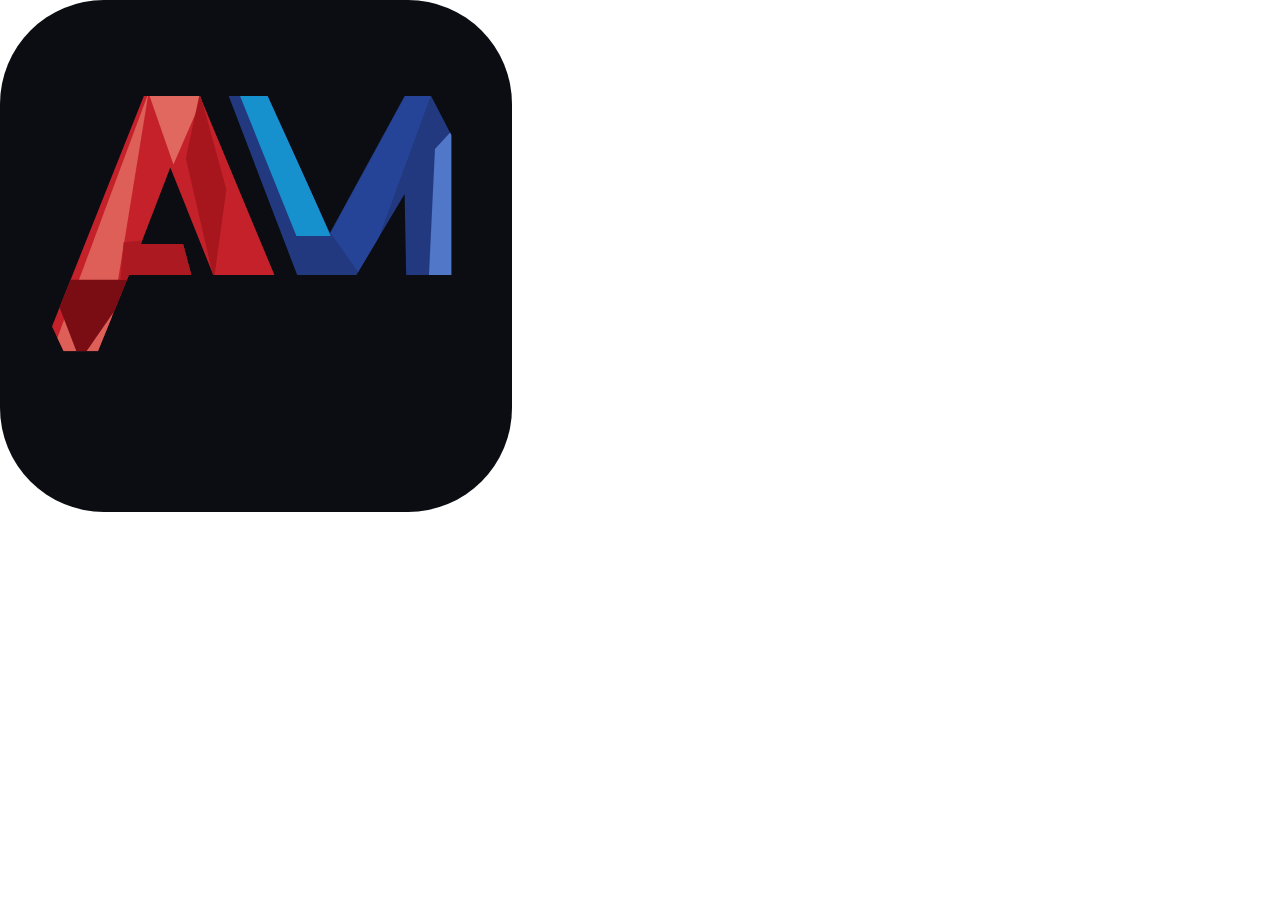
<file: tools/icon-template.html>
<!doctype html><meta charset="utf-8">
<style>html,body{margin:0;padding:0;background:transparent}
body{width:512px;height:512px}img{width:512px;height:512px;display:block}</style>
<img src="../assets/img/favicon.svg">
</file>
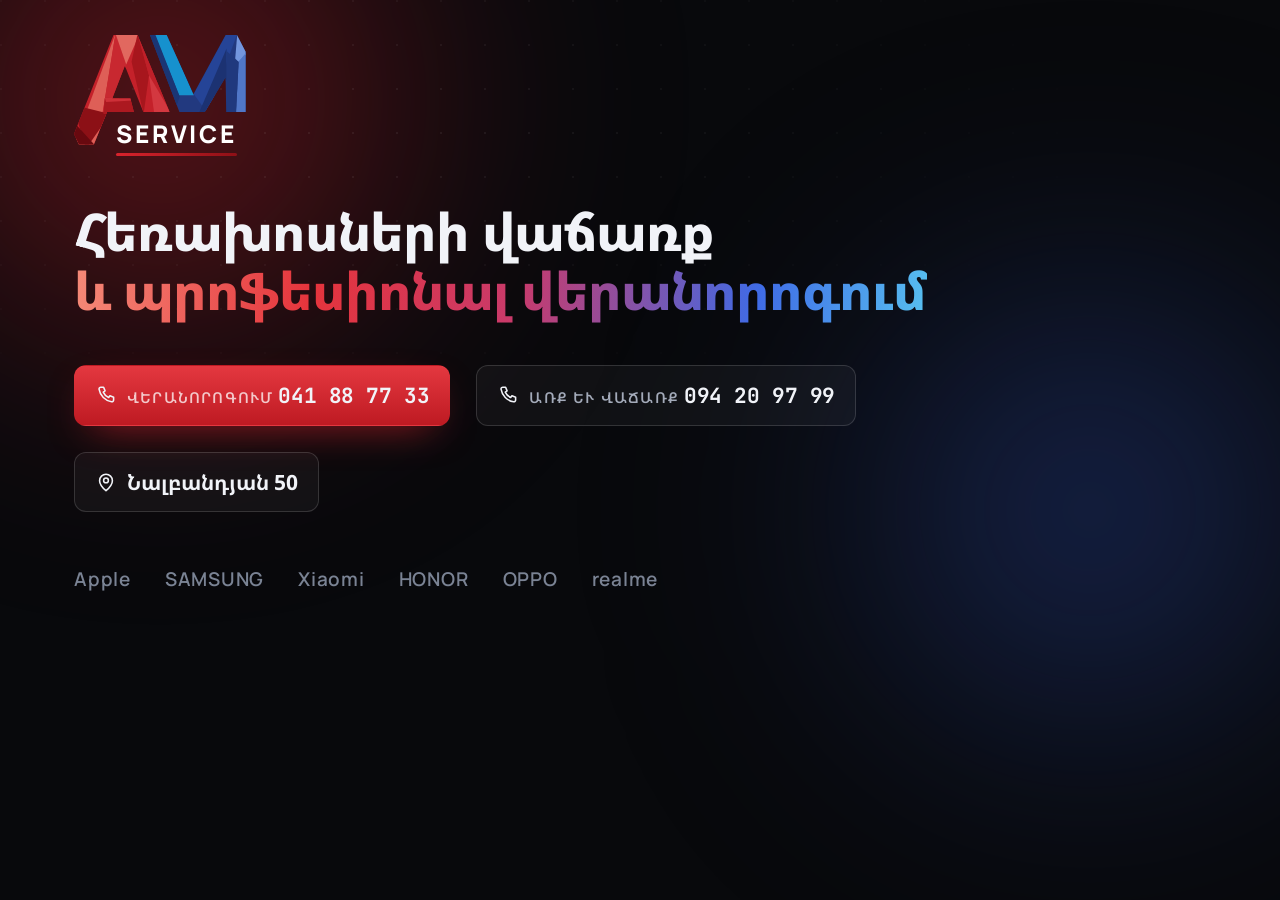
<file: tools/og-template.html>
<!doctype html><html lang="hy"><head><meta charset="utf-8">
<link rel="stylesheet" href="../assets/css/style.css">
<style>
html,body{margin:0;padding:0}
body{width:1200px;height:630px;overflow:hidden;background:#08090C;position:relative;font-family:'Noto Sans Armenian',sans-serif}
.g{position:absolute;border-radius:50%;filter:blur(120px)}
.g1{width:720px;height:720px;top:-260px;left:-200px;background:radial-gradient(circle,rgba(216,35,44,.55),transparent 66%)}
.g2{width:660px;height:660px;top:180px;right:-220px;background:radial-gradient(circle,rgba(34,57,127,.75),transparent 66%)}
.grid{position:absolute;inset:0;background-image:radial-gradient(circle at 1px 1px,rgba(255,255,255,.06) 1px,transparent 0);background-size:44px 44px;
  -webkit-mask-image:radial-gradient(ellipse 90% 70% at 30% 20%,#000 10%,transparent 72%)}
.wrap{position:relative;padding:66px 74px;height:100%;display:flex;flex-direction:column;justify-content:center;gap:46px;box-sizing:border-box}
.lg{--lw:172px;display:inline-flex;flex-direction:column;align-items:flex-start;line-height:1}
.lg svg{display:block;width:var(--lw);height:auto}
.lgw{font-family:'Manrope',sans-serif;font-weight:800;text-transform:uppercase;color:#fff;
  font-size:calc(var(--lw)*.142);letter-spacing:calc(var(--lw)*.0165);
  margin-left:calc(var(--lw)*.245);margin-top:calc(var(--lw)*-.132);padding-bottom:calc(var(--lw)*.055);position:relative}
.lgw::after{content:'';position:absolute;left:0;right:0;bottom:0;height:3px;background:linear-gradient(90deg,#D8232C,#8E1016);border-radius:2px}
h1{font-size:52px;font-weight:800;line-height:1.12;letter-spacing:-.02em;color:#F1F3F8;margin:0;max-width:1046px}
h1 em{font-style:normal;background:linear-gradient(96deg,#F58A78,#E5343C 28%,#C93A6B 52%,#3F6BE6 80%,#57BFF0);-webkit-background-clip:text;background-clip:text;color:transparent}
.row{display:flex;align-items:center;gap:26px;flex-wrap:wrap}
.pill{display:inline-flex;align-items:center;gap:10px;padding:12px 20px;border-radius:12px;border:1px solid rgba(255,255,255,.14);
  background:rgba(255,255,255,.04);color:#F1F3F8;font-size:21px;font-weight:700}
.pill b{font-family:'JetBrains Mono',monospace;letter-spacing:-.02em}
.pill small{color:#A3AAB9;font-weight:600;font-size:15px;text-transform:uppercase;letter-spacing:.08em}
.pill--red{background:linear-gradient(180deg,#E43840,#BE1A22);border-color:transparent;box-shadow:0 14px 40px -18px rgba(216,35,44,.9)}
.pill--red small{color:rgba(255,255,255,.75)}
.oglogos{display:flex;gap:34px;color:#7A8394;font-family:'Manrope',sans-serif;font-size:19px;font-weight:600;letter-spacing:.04em}
.ic{width:22px;height:22px;fill:none;stroke:currentColor;stroke-width:1.7;stroke-linecap:round;stroke-linejoin:round}
</style></head><body>
<span class="g g1"></span><span class="g g2"></span><span class="grid"></span>
<svg width="0" height="0" style="position:absolute"><defs>
  <g id="i-pin"><path d="M12 21.5s7-6.1 7-11a7 7 0 1 0-14 0c0 4.9 7 11 7 11Z"/><circle cx="12" cy="10.3" r="2.6"/></g>
  <g id="i-call"><path d="M6.4 3.5h3l1.6 4-2 1.4a11.4 11.4 0 0 0 5.9 5.9l1.4-2 4 1.6v3a2 2 0 0 1-2.2 2A16.4 16.4 0 0 1 4.4 5.7a2 2 0 0 1 2-2.2Z"/></g>
</defs></svg>
<div class="wrap">
  <div class="lg">
    <svg viewBox="0 0 257 164">
      <defs>
        <clipPath id="A"><path d="M59 0 95 0 142.9 115 103.6 115 76 46 57.1 95 84.2 95 89.5 115 49.4 115 29.5 164 7.5 164 0 148Z"/></clipPath>
        <clipPath id="M"><path d="M113.5 0 138.5 0 178.5 88 226.5 0 243.5 0 256.5 25 256.5 115 227.5 115 226.5 63 195.5 115 157.5 115Z"/></clipPath>
      </defs>
      <g clip-path="url(#A)">
        <rect x="-2" y="-2" width="261" height="168" fill="#C4212A"/>
        <path d="M-2 170 62 -2 34 170Z" fill="#DE5F57"/><path d="M34 170 62 -2 78 44 52 170Z" fill="#C82830"/>
        <path d="M62 -2 98 -2 78 44Z" fill="#E1685F"/><path d="M95 -2 112 60 104 118 86 40Z" fill="#A7161D"/>
        <path d="M95 -2 146 118 112 60Z" fill="#BF2029"/><path d="M112 60 146 118 120 118Z" fill="#D33840"/>
        <path d="M-2 104 54 118 18 170Z" fill="#8C1016"/><path d="M-2 128 36 170 -2 170Z" fill="#68090F"/>
        <path d="M46 94 88 90 92 118 44 118Z" fill="#AC1920"/><path d="M46 94 88 90 88 98 48 100Z" fill="#CE3038"/>
      </g>
      <g clip-path="url(#M)">
        <rect x="110" y="-2" width="149" height="168" fill="#22397F"/>
        <path d="M120 -2 139 -2 179 90 157 90Z" fill="#1691CE"/><path d="M110 -2 121 -2 158 92 149 118Z" fill="#1B3574"/>
        <path d="M179 88 228 -2 244 -2 200 118Z" fill="#254497"/><path d="M186 118 228 20 228 66 198 118Z" fill="#1C3272"/>
        <path d="M244 -2 259 27 240 46Z" fill="#7396DE"/><path d="M246 40 259 24 259 118 242 118Z" fill="#5077C8"/>
        <path d="M228 24 246 40 242 118 228 118Z" fill="#20397E"/>
      </g>
    </svg>
    <span class="lgw">Service</span>
  </div>

  <h1>Հեռախոսների վաճառք<br><em>և պրոֆեսիոնալ վերանորոգում</em></h1>

  <div class="row">
    <span class="pill pill--red"><svg class="ic" viewBox="0 0 24 24"><use href="#i-call"/></svg><span><small>Վերանորոգում</small> <b>041 88 77 33</b></span></span>
    <span class="pill"><svg class="ic" viewBox="0 0 24 24"><use href="#i-call"/></svg><span><small>Առք և վաճառք</small> <b>094 20 97 99</b></span></span>
    <span class="pill"><svg class="ic" viewBox="0 0 24 24"><use href="#i-pin"/></svg><span>Նալբանդյան 50</span></span>
  </div>

  <div class="oglogos" style="margin-top:6px"><span>Apple</span><span>SAMSUNG</span><span>Xiaomi</span><span>HONOR</span><span>OPPO</span><span>realme</span></div>
</div>
</body></html>
</file>
<file: assets/css/style.css>
/* ==========================================================================
   AM SERVICE — landing page stylesheet
   Author notes: single-file CSS, no build step, no framework.
   Sections: fonts → tokens → base → utilities → components → layout → media
   ========================================================================== */

/* ============================== 1. FONTS ================================= */
/* Self-hosted (assets/fonts) so the page needs no third-party request.      */

@font-face{font-family:'Manrope';font-style:normal;font-weight:400 800;font-display:swap;
  src:url(../fonts/manrope-latin.woff2) format('woff2');
  unicode-range:U+0000-00FF,U+0131,U+0152-0153,U+02BB-02BC,U+02C6,U+02DA,U+02DC,U+0304,U+0308,U+0329,U+2000-206F,U+20AC,U+2122,U+2191,U+2193,U+2212,U+2215,U+FEFF,U+FFFD;}
@font-face{font-family:'Manrope';font-style:normal;font-weight:400 800;font-display:swap;
  src:url(../fonts/manrope-latin-ext.woff2) format('woff2');
  unicode-range:U+0100-02BA,U+02BD-02C5,U+02C7-02CC,U+02CE-02D7,U+02DD-02FF,U+0304,U+0308,U+0329,U+1D00-1DBF,U+1E00-1E9F,U+1EF2-1EFF,U+2020,U+20A0-20AB,U+20AD-20C0,U+2113,U+2C60-2C7F,U+A720-A7FF;}
@font-face{font-family:'Manrope';font-style:normal;font-weight:400 800;font-display:swap;
  src:url(../fonts/manrope-cyrillic.woff2) format('woff2');
  unicode-range:U+0301,U+0400-045F,U+0490-0491,U+04B0-04B1,U+2116;}
@font-face{font-family:'Manrope';font-style:normal;font-weight:400 800;font-display:swap;
  src:url(../fonts/manrope-cyrillic-ext.woff2) format('woff2');
  unicode-range:U+0460-052F,U+1C80-1C8A,U+20B4,U+2DE0-2DFF,U+A640-A69F,U+FE2E-FE2F;}

@font-face{font-family:'Noto Sans Armenian';font-style:normal;font-weight:400 800;font-stretch:100%;font-display:swap;
  src:url(../fonts/notosansarmenian-armenian.woff2) format('woff2');
  unicode-range:U+0308,U+0530-058F,U+2010,U+2024,U+25CC,U+FB13-FB17;}
@font-face{font-family:'Noto Sans Armenian';font-style:normal;font-weight:400 800;font-stretch:100%;font-display:swap;
  src:url(../fonts/notosansarmenian-latin.woff2) format('woff2');
  unicode-range:U+0000-00FF,U+0131,U+0152-0153,U+02BB-02BC,U+02C6,U+02DA,U+02DC,U+0304,U+0308,U+0329,U+2000-206F,U+20AC,U+2122,U+2191,U+2193,U+2212,U+2215,U+FEFF,U+FFFD;}
@font-face{font-family:'Noto Sans Armenian';font-style:normal;font-weight:400 800;font-stretch:100%;font-display:swap;
  src:url(../fonts/notosansarmenian-latin-ext.woff2) format('woff2');
  unicode-range:U+0100-02BA,U+02BD-02C5,U+02C7-02CC,U+02CE-02D7,U+02DD-02FF,U+0304,U+0308,U+0329,U+1D00-1DBF,U+1E00-1E9F,U+1EF2-1EFF,U+2020,U+20A0-20AB,U+20AD-20C0,U+2113,U+2C60-2C7F,U+A720-A7FF;}

@font-face{font-family:'JetBrains Mono';font-style:normal;font-weight:400 700;font-display:swap;
  src:url(../fonts/jetbrainsmono-latin.woff2) format('woff2');
  unicode-range:U+0000-00FF,U+0131,U+0152-0153,U+02BB-02BC,U+02C6,U+02DA,U+02DC,U+0304,U+0308,U+0329,U+2000-206F,U+20AC,U+2122,U+2191,U+2193,U+2212,U+2215,U+FEFF,U+FFFD;}
@font-face{font-family:'JetBrains Mono';font-style:normal;font-weight:400 700;font-display:swap;
  src:url(../fonts/jetbrainsmono-cyrillic.woff2) format('woff2');
  unicode-range:U+0301,U+0400-045F,U+0490-0491,U+04B0-04B1,U+2116;}


/* ============================== 2. TOKENS ================================ */
:root{
  /* surfaces */
  --bg:        #08090C;
  --bg-2:      #0B0D12;
  --surface:   #101319;
  --surface-2: #161A23;
  --line:        rgba(255,255,255,.075);
  --line-strong: rgba(255,255,255,.14);

  /* type colours */
  --text:   #F1F3F8;
  --text-2: #A3AAB9;
  --text-3: #7D8697;

  /* brand — sampled from the AM Service logo */
  --red:        #D8232C;
  --red-light:  #E9615A;
  --red-dark:   #8E1016;
  --red-a:      rgba(216,35,44,.14);
  --blue:       #2B58D6;
  --blue-deep:  #22397F;
  --blue-light: #6E93F0;
  --cyan:       #1691CE;
  --blue-a:     rgba(43,88,214,.14);
  --wa:         #25D366;

  /* per-section accent (overridden below) */
  --accent:       var(--red);
  --accent-light: var(--red-light);
  --accent-a:     var(--red-a);

  /* type */
  --font: 'Manrope', system-ui, -apple-system, 'Segoe UI', sans-serif;
  --font-mono: 'JetBrains Mono', ui-monospace, SFMono-Regular, Menlo, monospace;
  --ls-display: -.03em;

  /* geometry */
  --radius:  18px;
  --radius-lg: 26px;
  --container: 1240px;
  --gutter: clamp(20px, 5vw, 48px);
  --header-h: 74px;

  /* motion */
  --ease: cubic-bezier(.22,.68,.32,1);
  --dur: .45s;
}

html[lang="hy"]{
  --font: 'Noto Sans Armenian', system-ui, sans-serif;
  --ls-display: -.015em;           /* Armenian needs looser display tracking */
}


/* ================================ 3. BASE =============================== */
*,*::before,*::after{box-sizing:border-box}
*{margin:0}

html{
  -webkit-text-size-adjust:100%;
  scroll-behavior:smooth;
  scroll-padding-top:calc(var(--header-h) + 16px);
}

body{
  background:var(--bg);
  color:var(--text);
  font-family:var(--font);
  font-size:16px;
  line-height:1.62;
  font-weight:400;
  -webkit-font-smoothing:antialiased;
  -moz-osx-font-smoothing:grayscale;
  overflow-x:hidden;
  text-rendering:optimizeLegibility;
}
body.is-locked{overflow:hidden}

img,svg,video{display:block;max-width:100%}
img{height:auto}
button,input,textarea,select{font:inherit;color:inherit}
button{background:none;border:0;cursor:pointer}
a{color:inherit;text-decoration:none}
ul,ol{list-style:none;padding:0}
table{border-collapse:collapse;width:100%}

:focus-visible{
  outline:2px solid var(--accent-light);
  outline-offset:3px;
  border-radius:4px;
}

::selection{background:var(--red);color:#fff}

.skip-link{
  position:fixed;top:-120px;left:12px;z-index:200;
  padding:12px 20px;border-radius:10px;
  background:var(--red);color:#fff;font-weight:700;
  transition:top .25s var(--ease);
}
.skip-link:focus{top:12px}


/* ============================= 4. UTILITIES ============================= */
.container{width:100%;max-width:var(--container);margin-inline:auto;padding-inline:var(--gutter)}

.section{position:relative;padding-block:clamp(66px,7.6vw,108px);scroll-margin-top:var(--header-h)}
.section--services{--accent:var(--red);--accent-light:var(--red-light);--accent-a:var(--red-a)}
.section--products,.section--ig{--accent:var(--blue);--accent-light:var(--blue-light);--accent-a:var(--blue-a)}
.section--process,.section--why{--accent:var(--cyan);--accent-light:#5CC0EE;--accent-a:rgba(22,145,206,.14)}

.section--process,.section--prices,.section--faq{background:var(--bg-2)}
.section--process::before,.section--prices::before,.section--faq::before{
  content:'';position:absolute;inset-inline:0;top:0;height:1px;
  background:linear-gradient(90deg,transparent,var(--line-strong) 30%,var(--line-strong) 70%,transparent);
}

/* icons */
.ic{width:20px;height:20px;flex:none;fill:none;stroke:currentColor;stroke-width:1.6;stroke-linecap:round;stroke-linejoin:round}
.ic--xs{width:13px;height:13px;stroke-width:2.2}
.ic--sm{width:16px;height:16px;stroke-width:1.8}
.ic--lg{width:26px;height:26px;stroke-width:1.5}

/* eyebrow */
.eyebrow{
  display:flex;align-items:center;gap:12px;
  font-size:.75rem;font-weight:700;letter-spacing:.16em;text-transform:uppercase;
  color:var(--text-2);margin-bottom:18px;
}
.eyebrow__num{font-family:var(--font-mono);font-style:normal;font-weight:700;color:var(--accent-light);letter-spacing:.02em}
.eyebrow__rule{width:34px;height:2px;flex:none;border-radius:2px;background:linear-gradient(90deg,var(--accent),transparent)}
.eyebrow--red{--accent:var(--red);--accent-light:var(--red-light)}
.eyebrow--blue{--accent:var(--blue);--accent-light:var(--blue-light)}

/* section head */
.sechead{max-width:760px;margin-bottom:clamp(36px,5vw,60px)}
.sechead__title{
  font-size:clamp(1.85rem,1.1rem + 2.7vw,3rem);
  font-weight:800;line-height:1.1;letter-spacing:var(--ls-display);
  text-wrap:balance;
}
.sechead__lead{margin-top:18px;color:var(--text-2);font-size:clamp(1rem,.96rem + .25vw,1.09rem);max-width:62ch}
.sechead--split{max-width:none;display:grid;gap:22px 56px;grid-template-columns:1fr}
.sechead--split .sechead__lead{margin-top:0}

.section__note{
  margin-top:clamp(28px,4vw,44px);
  display:flex;flex-wrap:wrap;align-items:center;gap:8px 18px;
  color:var(--text-2);font-size:.98rem;
}
.link{
  display:inline-flex;align-items:center;gap:7px;font-weight:700;color:var(--accent-light);
  border-bottom:1px solid transparent;transition:border-color .25s,gap .25s
}
.link:hover{border-color:currentColor;gap:11px}

/* buttons */
.btn{
  position:relative;display:inline-flex;align-items:center;justify-content:center;gap:10px;
  padding:13px 22px;border-radius:12px;
  font-weight:700;font-size:.95rem;line-height:1.25;
  border:1px solid transparent;
  transition:transform .28s var(--ease),background-color .28s,border-color .28s,box-shadow .28s,color .28s;
  will-change:transform;
}
.btn:hover{transform:translateY(-2px)}
.btn:active{transform:translateY(0)}
.btn--sm{padding:9px 15px;font-size:.86rem;border-radius:10px}
.btn--lg{padding:15px 26px;font-size:1rem;border-radius:14px}
.btn--block{width:100%}
.btn__stack{display:flex;flex-direction:column;align-items:flex-start;line-height:1.2}
.btn__stack small{font-size:.72rem;font-weight:600;letter-spacing:.06em;text-transform:uppercase;opacity:.72}
.btn__stack b{font-family:var(--font-mono);font-size:1.02rem;font-weight:700;letter-spacing:-.01em}

.btn--primary{
  background:linear-gradient(180deg,#E43840,#BE1A22);
  color:#fff;
  box-shadow:0 1px 0 rgba(255,255,255,.2) inset, 0 12px 30px -14px rgba(216,35,44,.85);
}
.btn--primary:hover{background:linear-gradient(180deg,#EC4A51,#CB2029);box-shadow:0 1px 0 rgba(255,255,255,.24) inset,0 18px 40px -16px rgba(216,35,44,.95)}

.btn--outline{border-color:var(--line-strong);color:var(--text);background:rgba(255,255,255,.02)}
.btn--outline:hover{border-color:rgba(110,147,240,.55);background:rgba(43,88,214,.1)}

.btn--ghost{background:var(--surface-2);border-color:var(--line);color:var(--text)}
.btn--ghost:hover{background:#1D2230;border-color:var(--line-strong)}

.btn--ig{background:linear-gradient(96deg,#F9A825,#E1306C 42%,#8134AF 78%,#5B51D8);color:#fff;box-shadow:0 1px 0 rgba(255,255,255,.22) inset,0 12px 30px -16px rgba(193,53,132,.9)}
.btn--ig:hover{filter:brightness(1.08)}
.btn--wa{background:linear-gradient(180deg,#2FD46F,#15A552);color:#04240F;box-shadow:0 1px 0 rgba(255,255,255,.28) inset,0 12px 30px -16px rgba(37,211,102,.8)}
.btn--wa:hover{background:linear-gradient(180deg,#3ADD79,#18B65B)}


/* =========================== 5. BACKGROUND FX =========================== */
.bg-fx{position:fixed;inset:0;z-index:-1;pointer-events:none;overflow:hidden}
.bg-fx__glow{position:absolute;border-radius:50%;filter:blur(120px);opacity:.36}
.bg-fx__glow--red{
  width:min(58vw,720px);aspect-ratio:1;top:-22vh;left:-14vw;
  background:radial-gradient(circle,rgba(216,35,44,.5),transparent 68%);
}
.bg-fx__glow--blue{
  width:min(52vw,660px);aspect-ratio:1;top:8vh;right:-18vw;
  background:radial-gradient(circle,rgba(34,57,127,.62),transparent 68%);
}
.bg-fx__grid{
  position:absolute;inset:0;opacity:.5;
  background-image:radial-gradient(circle at 1px 1px,rgba(255,255,255,.055) 1px,transparent 0);
  background-size:44px 44px;
  mask-image:radial-gradient(ellipse 100% 60% at 50% 0%,#000 20%,transparent 75%);
}


/* =============================== 6. HEADER ============================== */
.header{position:sticky;top:0;z-index:60}

.topbar{
  overflow:hidden;height:38px;
  background:#05060A;border-bottom:1px solid var(--line);
  transition:height .38s var(--ease),opacity .3s;
}
.header.is-scrolled .topbar{height:0;opacity:0;border-color:transparent}
.topbar__inner{display:flex;align-items:center;gap:22px;height:38px;font-size:.78rem;color:var(--text-3)}
.topbar__item{display:inline-flex;align-items:center;gap:7px;white-space:nowrap}
.topbar__item .ic{width:14px;height:14px;color:var(--text-3)}
.topbar__spacer{flex:1}
.topbar__link{transition:color .25s}
.topbar__link:hover{color:var(--text)}

.navbar{
  background:rgba(8,9,12,.72);
  backdrop-filter:blur(18px) saturate(150%);
  -webkit-backdrop-filter:blur(18px) saturate(150%);
  border-bottom:1px solid transparent;
  transition:border-color .35s,background-color .35s,box-shadow .35s;
}
.header.is-scrolled .navbar{border-bottom-color:var(--line);background:rgba(8,9,12,.88);box-shadow:0 12px 34px -22px #000}
.navbar__inner{display:flex;align-items:center;gap:clamp(14px,2.4vw,34px);height:var(--header-h)}

/* logo lockup — the SVG mark plus the "SERVICE" wordmark, as on the shopfront */
.logo{--lw:82px;display:inline-flex;flex-direction:column;align-items:flex-start;line-height:1;flex:none}
.logo__mark{display:block;width:var(--lw)}
.logo__mark svg{display:block;width:100%;height:auto}
.logo__word{
  font-family:'Manrope',system-ui,sans-serif;
  font-weight:800;text-transform:uppercase;color:#fff;
  font-size:calc(var(--lw)*.142);
  letter-spacing:calc(var(--lw)*.0165);
  margin-left:calc(var(--lw)*.245);
  margin-top:calc(var(--lw)*-.132);
  padding-bottom:calc(var(--lw)*.055);
  position:relative;
}
.logo__word::after{
  content:'';position:absolute;left:0;right:calc(var(--lw)*-.012);bottom:0;
  height:max(1.5px,calc(var(--lw)*.018));
  background:linear-gradient(90deg,var(--red),var(--red-dark));
  border-radius:2px;
}
.logo--footer{--lw:104px}

/* nav */
.nav{margin-inline:auto}
.nav__list{display:flex;align-items:center;gap:4px}
.nav__link{
  position:relative;display:block;padding:9px 13px;border-radius:9px;
  font-size:.92rem;font-weight:600;color:var(--text-2);
  transition:color .25s,background-color .25s;
  white-space:nowrap;
}
.nav__link::after{
  content:'';position:absolute;left:13px;right:13px;bottom:3px;height:2px;border-radius:2px;
  background:linear-gradient(90deg,var(--red),var(--blue));
  transform:scaleX(0);transform-origin:left;transition:transform .35s var(--ease);
}
.nav__link:hover{color:var(--text);background:rgba(255,255,255,.045)}
.nav__link.is-active{color:var(--text)}
.nav__link.is-active::after{transform:scaleX(1)}

.navbar__actions{display:flex;align-items:center;gap:10px;margin-left:auto}
.navbar__cta .ic{width:16px;height:16px}
.navbar__cta span{font-family:var(--font-mono);font-weight:700;letter-spacing:-.02em}

/* language switcher */
.lang{position:relative}
.lang__btn{
  display:inline-flex;align-items:center;gap:7px;
  padding:8px 11px;border-radius:10px;border:1px solid var(--line);
  font-size:.8rem;font-weight:700;letter-spacing:.06em;color:var(--text-2);
  transition:color .25s,border-color .25s,background-color .25s;
}
.lang__btn:hover{color:var(--text);border-color:var(--line-strong);background:rgba(255,255,255,.04)}
.lang__btn .ic{width:15px;height:15px}
.lang__caret{width:12px;height:12px;transition:transform .3s var(--ease)}
.lang__btn[aria-expanded="true"] .lang__caret{transform:rotate(180deg)}
.lang__menu{
  position:absolute;top:calc(100% + 10px);right:0;min-width:186px;z-index:20;
  background:#0E1117;border:1px solid var(--line-strong);border-radius:14px;padding:6px;
  box-shadow:0 26px 60px -26px #000;
  opacity:0;visibility:hidden;transform:translateY(-8px) scale(.98);
  transition:opacity .24s var(--ease),transform .24s var(--ease),visibility .24s;
}
.lang.is-open .lang__menu{opacity:1;visibility:visible;transform:none}
.lang__menu button{
  display:flex;align-items:center;justify-content:space-between;gap:14px;width:100%;
  padding:10px 12px;border-radius:9px;font-size:.9rem;font-weight:600;color:var(--text-2);
  transition:background-color .2s,color .2s;
}
.lang__menu button i{font-style:normal;font-family:var(--font-mono);font-size:.72rem;letter-spacing:.08em;color:var(--text-3)}
.lang__menu button:hover{background:rgba(255,255,255,.05);color:var(--text)}
.lang__menu button[aria-current="true"]{color:var(--text);background:var(--accent-a)}
.lang__menu button[aria-current="true"] i{color:var(--red-light)}

/* burger */
.burger{display:none;width:42px;height:42px;place-items:center;border-radius:11px;border:1px solid var(--line);color:var(--text)}
.burger__close{display:none}
.burger[aria-expanded="true"] .burger__open{display:none}
.burger[aria-expanded="true"] .burger__close{display:block}

/* mobile drawer */
.drawer{
  position:fixed;inset:calc(var(--header-h)) 0 0;z-index:55;
  background:rgba(8,9,12,.97);
  backdrop-filter:blur(20px);-webkit-backdrop-filter:blur(20px);
  padding:26px var(--gutter) calc(34px + env(safe-area-inset-bottom));
  display:flex;flex-direction:column;justify-content:space-between;gap:28px;
  overflow-y:auto;
  opacity:0;transform:translateY(-10px);transition:opacity .3s var(--ease),transform .3s var(--ease);
}
.drawer[hidden]{display:none}
.drawer.is-open{opacity:1;transform:none}
.drawer__nav{display:flex;flex-direction:column}
.drawer__nav a{
  padding:16px 4px;border-bottom:1px solid var(--line);
  font-size:1.22rem;font-weight:700;letter-spacing:-.01em;
  display:flex;align-items:center;justify-content:space-between;
}
.drawer__nav a::after{content:'';width:7px;height:7px;border-right:2px solid var(--text-3);border-bottom:2px solid var(--text-3);transform:rotate(-45deg)}
.drawer__foot{display:grid;gap:10px}
.drawer__foot .btn span{display:flex;gap:6px;align-items:baseline;flex-wrap:wrap}
.drawer__foot .btn b{font-weight:700}
.drawer__ig{display:inline-flex;align-items:center;justify-content:center;gap:9px;padding:10px;color:var(--text-2);font-weight:600}


/* ================================ 7. HERO =============================== */
.hero{padding-block:clamp(42px,6vw,78px) clamp(56px,8vw,108px);overflow:hidden}
.hero__inner{display:grid;gap:clamp(44px,6vw,72px);align-items:center;grid-template-columns:1fr}
.hero__inner>*,.store>*,.ig>*,.faq>*,.contact>*,.sechead--split>*,.cards>*,.steps>*{min-width:0}

.hero__title{
  font-size:clamp(2.3rem,1.2rem + 4.4vw,4.15rem);
  font-weight:800;line-height:1.03;letter-spacing:var(--ls-display);
  text-wrap:balance;
}
.hero__title span{display:block}
.hero__title em{
  display:block;font-style:normal;position:relative;width:fit-content;max-width:100%;
  background:linear-gradient(96deg,#F58A78 0%,#E5343C 26%,#C93A6B 50%,#3F6BE6 76%,#57BFF0 100%);
  -webkit-background-clip:text;background-clip:text;color:transparent;
  padding-bottom:.06em;
}
.hero__lead{margin-top:22px;max-width:58ch;color:var(--text-2);font-size:clamp(1rem,.95rem + .35vw,1.14rem)}

.hero__cta{display:flex;flex-wrap:wrap;gap:12px;margin-top:32px}
.hero__cta .btn .ic{width:19px;height:19px}

.hero__trust{display:flex;flex-wrap:wrap;gap:10px 24px;margin-top:34px;font-size:.88rem;color:var(--text-2)}
.hero__trust li{display:inline-flex;align-items:center;gap:9px}
.hero__trust .ic{color:var(--accent-light)}
.hero__trust li:nth-child(2) .ic{color:var(--cyan)}
.hero__trust li:nth-child(3) .ic{color:#D664B4}

/* device mock-up */
.hero__visual{position:relative;display:flex;justify-content:center}
.device{position:relative;width:min(292px,72vw)}
.device::after{
  content:'';position:absolute;inset:-16% -26%;z-index:-1;border-radius:50%;
  background:radial-gradient(circle at 40% 30%,rgba(216,35,44,.30),transparent 62%),
             radial-gradient(circle at 70% 78%,rgba(43,88,214,.34),transparent 62%);
  filter:blur(46px);
}
.device__body{
  position:relative;aspect-ratio:9/17.9;padding:11px;border-radius:44px;
  background:linear-gradient(155deg,#3A3F4C 0%,#14161D 26%,#0E1015 62%,#2C313C 100%);
  box-shadow:0 40px 90px -40px #000, 0 0 0 1px rgba(255,255,255,.07), inset 0 0 0 1px rgba(255,255,255,.05);
  animation:float 7s ease-in-out infinite;
}
.device__island{
  position:absolute;top:22px;left:50%;translate:-50% 0;z-index:3;
  width:78px;height:23px;border-radius:14px;background:#04050A;
  box-shadow:inset 0 0 0 1px rgba(255,255,255,.05);
}
.device__screen{
  position:relative;height:100%;border-radius:36px;overflow:hidden;
  background:radial-gradient(120% 80% at 50% -10%,rgba(43,88,214,.30),transparent 60%),
             radial-gradient(100% 60% at 20% 110%,rgba(216,35,44,.22),transparent 60%),
             #0A0C12;
  padding:62px 18px 20px;
  display:flex;flex-direction:column;
}

/* diagnostics card inside the screen */
.dg{display:flex;flex-direction:column;gap:12px;height:100%}
.dg__head{display:flex;align-items:center;gap:8px;font-size:.8rem;font-weight:700;letter-spacing:.01em}
.dg__dot{width:7px;height:7px;border-radius:50%;background:var(--red);box-shadow:0 0 0 4px var(--red-a);animation:pulse 2.4s ease-in-out infinite}
.dg__live{
  margin-left:auto;font-family:var(--font-mono);font-size:.58rem;font-weight:700;letter-spacing:.14em;text-transform:uppercase;
  color:#7FE3A8;background:rgba(37,211,102,.12);border:1px solid rgba(37,211,102,.28);
  padding:2px 7px;border-radius:5px;
}
.dg__model{font-family:var(--font-mono);font-size:.68rem;color:var(--text-3);letter-spacing:.02em;margin-top:-6px}
.dg__list{display:flex;flex-direction:column;gap:9px;margin-top:4px}
.dg__list>li{display:flex;align-items:center;justify-content:space-between;gap:10px;font-size:.74rem;color:var(--text-2)}
.dg__list>li>b{display:inline-flex;align-items:center;gap:4px;font-size:.7rem;font-weight:700;padding:3px 8px;border-radius:6px}
.dg__list .is-ok{color:#7FE3A8;background:rgba(37,211,102,.11)}
.dg__list .is-warn{color:#F5C86B;background:rgba(245,200,107,.11);font-family:var(--font-mono)}
.dg__list .is-bad{color:var(--red-light);background:var(--red-a)}
.dg__meter{display:block;height:4px;border-radius:4px;background:rgba(255,255,255,.07);overflow:hidden;margin-top:-4px}
.dg__meter i{display:block;height:100%;width:var(--v);border-radius:4px;background:linear-gradient(90deg,#F5C86B,#E9615A)}
.dg__status{
  margin-top:auto;display:flex;align-items:center;gap:7px;
  font-size:.7rem;font-weight:600;color:var(--text);
  background:rgba(255,255,255,.05);border:1px solid var(--line);
  padding:9px 11px;border-radius:11px;
}
.dg__status .ic{color:var(--cyan)}

.floatchip{
  position:absolute;z-index:4;display:flex;align-items:center;gap:10px;
  padding:11px 15px;border-radius:14px;
  background:rgba(18,21,28,.82);
  backdrop-filter:blur(14px);-webkit-backdrop-filter:blur(14px);
  border:1px solid var(--line-strong);
  box-shadow:0 22px 50px -26px #000;
}
.floatchip>span{display:flex;flex-direction:column;line-height:1.25}
.floatchip b{font-size:.92rem;font-weight:800;letter-spacing:-.01em;white-space:nowrap}
.floatchip small{font-size:.68rem;color:var(--text-3)}
.floatchip--a{left:-42%;top:-5%;animation:float 8s ease-in-out infinite .6s}
.floatchip--a .ic{color:var(--red-light)}
.floatchip--b{right:-34%;bottom:-4%;animation:float 9s ease-in-out infinite 1.4s}
.floatchip--b .ic{color:var(--cyan)}
.floatchip--b b{font-family:var(--font-mono)}

@keyframes float{0%,100%{transform:translateY(0)}50%{transform:translateY(-11px)}}
@keyframes pulse{0%,100%{opacity:1}50%{opacity:.35}}


/* ============================== 8. BRANDS =============================== */
.brands{padding-block:clamp(26px,4vw,46px);border-block:1px solid var(--line);background:rgba(255,255,255,.012)}
.brands__title{text-align:center;font-size:.78rem;font-weight:700;letter-spacing:.15em;text-transform:uppercase;color:var(--text-3);margin-bottom:22px}
.marquee{overflow:hidden;-webkit-mask-image:linear-gradient(90deg,transparent,#000 9%,#000 91%,transparent);mask-image:linear-gradient(90deg,transparent,#000 9%,#000 91%,transparent)}
.marquee__track{display:flex;align-items:center;gap:clamp(34px,5vw,68px);width:max-content;animation:marquee 42s linear infinite}
.marquee:hover .marquee__track{animation-play-state:paused}
@keyframes marquee{from{transform:translateX(0)}to{transform:translateX(-50%)}}
.brand{
  font-size:clamp(1.05rem,.9rem + .5vw,1.4rem);font-weight:700;white-space:nowrap;
  color:#7A8394;opacity:.85;transition:color .3s,opacity .3s;
}
.brand:hover{color:var(--text);opacity:1}
.brand--samsung{letter-spacing:.16em;font-weight:600}
.brand--honor{letter-spacing:.1em;font-weight:600}
.brand--oppo{letter-spacing:.09em}
.brand--realme{letter-spacing:-.01em;font-weight:800}
.brand--huawei{letter-spacing:.13em;font-weight:600}
.brand--apple{letter-spacing:-.02em;font-weight:600}


/* =============================== 9. CARDS =============================== */
.cards{display:grid;gap:clamp(14px,1.6vw,20px);grid-template-columns:1fr}
.card{
  position:relative;isolation:isolate;
  padding:clamp(22px,2.4vw,28px);
  border-radius:var(--radius);
  border:1px solid var(--line);
  background:linear-gradient(168deg,rgba(255,255,255,.045),rgba(255,255,255,.012) 42%),var(--surface);
  transition:transform .4s var(--ease),border-color .4s,background-color .4s;
}
.card::before{
  content:'';position:absolute;inset:-1px;border-radius:calc(var(--radius) + 1px);padding:1px;
  background:linear-gradient(150deg,var(--accent-light),transparent 58%);
  -webkit-mask:linear-gradient(#000 0 0) content-box,linear-gradient(#000 0 0);
  -webkit-mask-composite:xor;mask:linear-gradient(#000 0 0) content-box,linear-gradient(#000 0 0);mask-composite:exclude;
  opacity:0;transition:opacity .4s;pointer-events:none;
}
.card:hover{transform:translateY(-5px);border-color:transparent}
.card:hover::before{opacity:.9}

.card__ico{
  display:grid;place-items:center;width:52px;height:52px;margin-bottom:20px;
  color:var(--accent-light);
  background:linear-gradient(145deg,var(--accent-a),rgba(255,255,255,.02));
  border:1px solid var(--line);
  border-radius:15px;
  /* the cut corner echoes the faceted logo */
  clip-path:polygon(0 0,100% 0,100% calc(100% - 15px),calc(100% - 15px) 100%,0 100%);
  transition:color .35s,background-color .35s;
}
.card:hover .card__ico{background:linear-gradient(145deg,var(--accent-a),var(--accent-a))}
.card h3{font-size:1.06rem;font-weight:700;letter-spacing:-.012em;line-height:1.3;margin-bottom:9px;text-wrap:balance}
.card p{color:var(--text-2);font-size:.92rem;line-height:1.6}
.card__meta{display:flex;flex-wrap:wrap;gap:7px;margin-top:18px}
.card__meta i{
  font-style:normal;font-size:.7rem;font-weight:600;letter-spacing:.02em;
  padding:4px 9px;border-radius:6px;color:var(--text-3);
  border:1px solid var(--line);background:rgba(255,255,255,.02);
}
.card__meta i:last-child:not(:only-child){color:var(--accent-light);border-color:color-mix(in srgb,var(--accent) 34%,transparent);background:var(--accent-a)}
.cards--flat .card{background:var(--surface)}


/* =============================== 10. STEPS ============================== */
.steps{display:grid;gap:clamp(18px,2.2vw,26px);grid-template-columns:1fr;counter-reset:s}
.step{position:relative;padding:clamp(22px,2.4vw,28px);border-radius:var(--radius);border:1px solid var(--line);background:var(--surface);overflow:hidden}
.step::after{
  content:'';position:absolute;left:0;top:0;width:100%;height:2px;
  background:linear-gradient(90deg,var(--accent),transparent);
  transform:scaleX(.22);transform-origin:left;transition:transform .5s var(--ease);
}
.step:hover::after{transform:scaleX(1)}
.step__n{
  position:absolute;top:18px;right:22px;
  font-family:var(--font-mono);font-size:2.1rem;font-weight:700;line-height:1;
  color:rgba(255,255,255,.05);letter-spacing:-.04em;
}
.step__ico{display:grid;place-items:center;width:44px;height:44px;border-radius:13px;margin-bottom:18px;color:var(--accent-light);background:var(--accent-a);border:1px solid var(--line)}
.step h3{font-size:1.05rem;font-weight:700;margin-bottom:8px;letter-spacing:-.012em}
.step p{color:var(--text-2);font-size:.92rem}


/* ============================== 11. PRICES ============================== */
.pricebox{border:1px solid var(--line);border-radius:var(--radius-lg);background:var(--surface);overflow:hidden}
.tabs{display:flex;gap:4px;padding:8px;border-bottom:1px solid var(--line);background:rgba(255,255,255,.02);overflow-x:auto;scrollbar-width:none}
.tabs::-webkit-scrollbar{display:none}
.tab{
  flex:1;min-width:max-content;padding:11px 20px;border-radius:11px;
  font-size:.92rem;font-weight:700;color:var(--text-2);white-space:nowrap;
  transition:background-color .28s,color .28s;
}
.tab:hover{color:var(--text);background:rgba(255,255,255,.04)}
.tab.is-active{color:#fff;background:linear-gradient(180deg,#E43840,#BE1A22);box-shadow:0 8px 22px -12px rgba(216,35,44,.9)}

.tabpanel[hidden]{display:none}
.ptable{font-size:.95rem}
.ptable th{
  text-align:left;padding:14px clamp(18px,2.4vw,28px);
  font-size:.72rem;font-weight:700;letter-spacing:.13em;text-transform:uppercase;color:var(--text-3);
  border-bottom:1px solid var(--line);
}
.ptable th:last-child,.pt-p{text-align:right}
.ptable td{padding:15px clamp(18px,2.4vw,28px);border-bottom:1px solid var(--line)}
.ptable tbody tr:last-child td{border-bottom:0}
.ptable tbody tr{transition:background-color .25s}
.ptable tbody tr:hover{background:rgba(255,255,255,.025)}
.pt-s{font-weight:600}
.pt-t{color:var(--text-3);font-size:.86rem;white-space:nowrap}
.pt-p{font-family:var(--font-mono);font-weight:700;color:var(--text);white-space:nowrap;letter-spacing:-.02em}

.pricebox__foot{
  display:flex;flex-wrap:wrap;align-items:center;justify-content:space-between;gap:18px;
  padding:clamp(18px,2.4vw,26px);border-top:1px solid var(--line);background:rgba(255,255,255,.02);
}
.pricebox__note{font-size:.8rem;color:var(--text-3);max-width:56ch}


.dram{font-family:'Noto Sans Armenian','Manrope',sans-serif;font-size:.82em;font-weight:600;letter-spacing:0;padding-left:.1em}

/* =============================== 12. STATS ============================== */
.stats{
  display:grid;gap:1px;grid-template-columns:1fr;
  background:var(--line);border:1px solid var(--line);border-radius:var(--radius-lg);
  overflow:hidden;margin-bottom:clamp(26px,3.4vw,42px);
}
.stats li{background:var(--bg);padding:clamp(22px,2.6vw,32px);display:flex;flex-direction:column;gap:6px}
.stats__v{
  font-family:var(--font-mono);font-size:clamp(1.9rem,1.2rem + 2vw,2.7rem);font-weight:700;
  line-height:1;letter-spacing:-.04em;
  background:linear-gradient(135deg,#F3766F,#D8232C 45%,#3C6BE4);
  -webkit-background-clip:text;background-clip:text;color:transparent;
}
.stats li span{color:var(--text-2);font-size:.9rem}
.stats li:nth-child(2) .stats__v{background:linear-gradient(135deg,#5CC0EE,#2B58D6);-webkit-background-clip:text;background-clip:text}
.stats li:nth-child(3) .stats__v{background:linear-gradient(135deg,#7FE3A8,#25D366);-webkit-background-clip:text;background-clip:text}


/* =============================== 13. STORE ============================== */
.store{display:grid;gap:clamp(32px,4.4vw,64px);align-items:center;grid-template-columns:1fr}
.store__media{position:relative}
.store__media img{
  width:100%;border-radius:var(--radius-lg);
  clip-path:polygon(0 0,calc(100% - 46px) 0,100% 46px,100% 100%,0 100%);
  filter:saturate(1.04) contrast(1.03);
}
.store__media::after{
  content:'';position:absolute;inset:0;border-radius:var(--radius-lg);pointer-events:none;
  clip-path:polygon(0 0,calc(100% - 46px) 0,100% 46px,100% 100%,0 100%);
  box-shadow:inset 0 0 0 1px var(--line-strong),inset 0 -80px 90px -60px rgba(8,9,12,.9);
}
.store__badge{
  position:absolute;left:16px;bottom:16px;z-index:2;
  display:inline-flex;align-items:center;gap:8px;
  padding:9px 14px;border-radius:11px;font-size:.82rem;font-weight:700;
  background:rgba(10,12,16,.78);backdrop-filter:blur(12px);-webkit-backdrop-filter:blur(12px);
  border:1px solid var(--line-strong);
}
.store__badge .ic{color:var(--red-light)}

.ticks{display:grid;gap:12px;margin:26px 0 28px}
.ticks li{display:flex;align-items:flex-start;gap:11px;color:var(--text-2);font-size:.96rem}
.ticks .ic{margin-top:4px;color:var(--cyan)}


/* ============================= 14. INSTAGRAM ============================ */
.ig{display:grid;gap:clamp(34px,4.4vw,60px);align-items:center;grid-template-columns:1fr}
.highlights{display:grid;grid-template-columns:repeat(auto-fit,minmax(92px,1fr));gap:clamp(12px,1.8vw,22px)}
.highlights a{display:flex;flex-direction:column;align-items:center;gap:11px;text-align:center}
.highlights__ring{
  display:grid;place-items:center;width:100%;aspect-ratio:1;max-width:104px;border-radius:50%;
  background:conic-gradient(from 200deg,#F9C846,#F0733B,#E1306C,#C13584,#5B51D8,#F9C846);
  padding:3px;color:#8FA4D6;
  transition:transform .4s var(--ease),filter .4s;
}
.highlights__ring::before{
  content:'';position:absolute;inset:0;border-radius:50%;
}
.highlights__ring>.ic{
  width:100%;height:100%;padding:26%;border-radius:50%;
  background:radial-gradient(circle at 50% 30%,#141A32,#080A12);
  box-shadow:inset 0 0 0 3px var(--bg);
  color:#8FA4D6;
}
.highlights a:hover .highlights__ring{transform:translateY(-5px) scale(1.03);filter:saturate(1.25)}
.highlights a:hover .highlights__ring>.ic{color:#CBD7F5}
.highlights span:last-child{font-size:.8rem;font-weight:600;color:var(--text-2);line-height:1.35}


/* ================================ 15. FAQ =============================== */
.faq{display:grid;gap:clamp(28px,3.6vw,56px);grid-template-columns:1fr}
.faq__head{margin-bottom:0}
.faq__aside{
  margin-top:26px;padding:22px;border-radius:var(--radius);
  border:1px solid var(--line);background:var(--surface);
}
.faq__aside h3{font-size:1rem;font-weight:700;margin-bottom:7px;letter-spacing:-.012em}
.faq__aside p{color:var(--text-2);font-size:.9rem;margin-bottom:16px}

.acc{border:1px solid var(--line);border-radius:var(--radius-lg);background:var(--surface);overflow:hidden}
.acc__item+.acc__item{border-top:1px solid var(--line)}
.acc__btn{
  display:flex;align-items:center;justify-content:space-between;gap:20px;width:100%;text-align:left;
  padding:clamp(17px,2vw,22px) clamp(18px,2.4vw,26px);
  font-size:1rem;font-weight:700;letter-spacing:-.01em;color:var(--text);
  transition:background-color .25s,color .25s;
}
.acc__btn:hover{background:rgba(255,255,255,.025)}
.acc__caret{flex:none;color:var(--text-3);transition:transform .35s var(--ease),color .3s}
.acc__btn[aria-expanded="true"]{color:var(--red-light)}
.acc__btn[aria-expanded="true"] .acc__caret{transform:rotate(180deg);color:var(--red-light)}
.acc__panel{display:grid;grid-template-rows:0fr;transition:grid-template-rows .42s var(--ease)}
.acc__item.is-open .acc__panel{grid-template-rows:1fr}
.acc__panel>p{
  overflow:hidden;min-height:0;
  padding-inline:clamp(18px,2.4vw,26px);
  color:var(--text-2);font-size:.95rem;
  transition:padding .42s var(--ease),opacity .3s;
  opacity:0;
}
.acc__item.is-open .acc__panel>p{padding-bottom:clamp(20px,2.4vw,26px);opacity:1}


/* ============================== 16. CONTACT ============================= */
.contact{display:grid;gap:clamp(20px,2.6vw,32px);grid-template-columns:1fr;align-items:start}
.contact__info{display:grid;gap:14px}
.ccard{
  display:flex;align-items:center;gap:16px;
  padding:20px clamp(18px,2.2vw,24px);border-radius:var(--radius);
  border:1px solid var(--line);background:var(--surface);
  transition:transform .35s var(--ease),border-color .35s,background-color .35s;
}
.ccard:hover{transform:translateY(-3px)}
.ccard--red{--c:var(--red);--cl:var(--red-light);--ca:var(--red-a)}
.ccard--blue{--c:var(--blue);--cl:var(--blue-light);--ca:var(--blue-a)}
.ccard:hover{border-color:color-mix(in srgb,var(--c) 45%,transparent);background:linear-gradient(120deg,var(--ca),transparent 60%),var(--surface)}
.ccard__ico{display:grid;place-items:center;width:50px;height:50px;flex:none;border-radius:14px;color:var(--cl);background:var(--ca);border:1px solid var(--line);
  clip-path:polygon(0 0,100% 0,100% calc(100% - 14px),calc(100% - 14px) 100%,0 100%)}
.ccard__body{display:flex;flex-direction:column;gap:2px;min-width:0}
.ccard__body small{font-size:.76rem;font-weight:600;letter-spacing:.06em;text-transform:uppercase;color:var(--text-3)}
.ccard__body b{font-family:var(--font-mono);font-size:1.24rem;font-weight:700;letter-spacing:-.03em}
.ccard__arrow{margin-left:auto;color:var(--text-3);transition:transform .35s var(--ease),color .3s}
.ccard:hover .ccard__arrow{transform:translateX(5px);color:var(--cl)}

.deets{display:grid;gap:2px;border:1px solid var(--line);border-radius:var(--radius);background:var(--surface);overflow:hidden;margin-top:4px}
.deets li{display:flex;align-items:center;gap:15px;padding:17px clamp(18px,2.2vw,24px)}
.deets li+li{border-top:1px solid var(--line)}
.deets .ic{color:var(--text-3);flex:none}
.deets span{display:flex;flex-direction:column;gap:1px;min-width:0}
.deets small{font-size:.74rem;font-weight:600;letter-spacing:.06em;text-transform:uppercase;color:var(--text-3)}
.deets b{font-size:.98rem;font-weight:700}
.deets a{transition:color .25s}
.deets a:hover{color:var(--blue-light)}

.cform{padding:clamp(24px,3vw,34px);border-radius:var(--radius-lg);border:1px solid var(--line);background:linear-gradient(168deg,rgba(255,255,255,.05),transparent 42%),var(--surface)}
.cform__title{font-size:1.22rem;font-weight:800;letter-spacing:-.015em}
.cform__lead{margin:8px 0 22px;color:var(--text-2);font-size:.9rem}
.cform__row{display:grid;gap:14px;grid-template-columns:1fr}
.field{display:flex;flex-direction:column;gap:7px;margin-bottom:14px}
.field>span{font-size:.78rem;font-weight:700;letter-spacing:.05em;text-transform:uppercase;color:var(--text-3)}
.field input,.field textarea{
  width:100%;padding:13px 15px;border-radius:11px;resize:vertical;
  background:#0B0E14;border:1px solid var(--line-strong);color:var(--text);font-size:.95rem;
  transition:border-color .25s,box-shadow .25s,background-color .25s;
}
.field input::placeholder,.field textarea::placeholder{color:#525A6B}
.field input:focus,.field textarea:focus{outline:none;border-color:var(--red);box-shadow:0 0 0 3px var(--red-a);background:#0D1017}
.cform__err{margin-bottom:12px;font-size:.86rem;font-weight:600;color:var(--red-light)}
.cform__note{margin-top:14px;font-size:.76rem;color:var(--text-3);text-align:center}


/* =============================== 17. FOOTER ============================= */
.footer{border-top:1px solid var(--line);background:#06070A;padding-top:clamp(48px,6vw,76px);margin-top:clamp(20px,3vw,40px)}
.footer__inner{display:grid;gap:clamp(32px,4vw,56px);grid-template-columns:1fr}
.footer__about{margin:20px 0 18px;color:var(--text-3);font-size:.9rem;max-width:44ch}
.footer__ig{display:inline-flex;align-items:center;gap:9px;font-size:.9rem;font-weight:600;color:var(--text-2);transition:color .25s}
.footer__ig:hover{color:var(--text)}
.footer__col h2{font-size:.76rem;font-weight:700;letter-spacing:.15em;text-transform:uppercase;color:var(--text-3);margin-bottom:16px}
.footer__col ul{display:grid;gap:11px}
.footer__col li{font-size:.93rem;color:var(--text-2)}
.footer__col a{transition:color .25s}
.footer__col a:hover{color:var(--text)}
.footer__bottom{
  display:flex;flex-wrap:wrap;align-items:center;justify-content:space-between;gap:14px;
  margin-top:clamp(38px,4.6vw,58px);padding-block:24px;border-top:1px solid var(--line);
  font-size:.82rem;color:var(--text-3);
}
.footer__rule{width:76px;height:3px;border-radius:3px;background:linear-gradient(90deg,var(--red) 0 50%,var(--blue) 50% 100%);transform:skewX(-22deg)}


/* ========================= 18. CALLBAR & TO-TOP ========================= */
.callbar{
  position:fixed;left:0;right:0;bottom:0;z-index:50;display:none;gap:8px;
  padding:9px clamp(12px,3.5vw,20px) calc(9px + env(safe-area-inset-bottom));
  background:rgba(8,9,12,.92);backdrop-filter:blur(18px);-webkit-backdrop-filter:blur(18px);
  border-top:1px solid var(--line);
}
.callbar__btn{
  flex:1;display:flex;align-items:center;justify-content:center;gap:7px;
  padding:12px 6px;border-radius:12px;font-size:.8rem;font-weight:700;
  border:1px solid transparent;min-width:0;
}
.callbar__btn span{overflow:hidden;text-overflow:ellipsis;white-space:nowrap}
.callbar__btn .ic{width:17px;height:17px}
.callbar__btn--red{background:linear-gradient(180deg,#E43840,#BE1A22);color:#fff}
.callbar__btn--blue{background:rgba(255,255,255,.06);border-color:var(--line-strong);color:var(--text)}
.callbar__btn--ig{flex:none;width:48px;background:rgba(255,255,255,.06);border-color:var(--line-strong);color:var(--text-2)}

.totop{
  position:fixed;right:clamp(16px,3vw,28px);bottom:clamp(16px,3vw,28px);z-index:45;
  display:grid;place-items:center;width:46px;height:46px;border-radius:13px;
  background:rgba(16,19,25,.9);border:1px solid var(--line-strong);color:var(--text-2);
  backdrop-filter:blur(12px);-webkit-backdrop-filter:blur(12px);
  opacity:0;visibility:hidden;transform:translateY(10px);
  transition:opacity .3s,visibility .3s,transform .3s var(--ease),color .25s,border-color .25s;
}
.totop.is-visible{opacity:1;visibility:visible;transform:none}
.totop:hover{color:var(--text);border-color:rgba(110,147,240,.5)}


/* ============================== 19. REVEAL ============================== */
.reveal{opacity:0;transform:translateY(20px);transition:opacity .75s var(--ease),transform .75s var(--ease)}
.reveal.is-in{opacity:1;transform:none}


/* ============================== 20. MEDIA =============================== */
@media (min-width:600px){
  .cards--3,.cards--4{grid-template-columns:repeat(2,1fr)}
  .steps{grid-template-columns:repeat(2,1fr)}
  .stats{grid-template-columns:repeat(3,1fr)}
  .cform__row{grid-template-columns:1fr 1fr}
}

@media (min-width:900px){
  .sechead--split{grid-template-columns:1.15fr .85fr;align-items:end}
  .cards--3{grid-template-columns:repeat(3,1fr)}
  .cards--4{grid-template-columns:repeat(2,1fr)}
  .store{grid-template-columns:1.05fr 1fr}
  .ig{grid-template-columns:.95fr 1.05fr}
  .faq{grid-template-columns:.8fr 1.2fr;align-items:start}
  .faq__head{position:sticky;top:calc(var(--header-h) + 30px)}
  .contact{grid-template-columns:1fr 1.05fr}
  .footer__inner{grid-template-columns:1.5fr 1fr 1fr}
}

@media (min-width:1080px){
  .hero__inner{grid-template-columns:1.12fr .88fr}
  .cards--4{grid-template-columns:repeat(4,1fr)}
  .steps{grid-template-columns:repeat(4,1fr)}
}

/* --- tablet / mobile navigation --- */
@media (max-width:1023px){
  .nav{display:none}
  .burger{display:grid}
  .navbar__cta{display:none}
}
@media (max-width:719px){
  :root{--header-h:64px}
  /* the headline wraps here, so run the brand gradient down the lines instead of across */
  .hero__title em{background-image:linear-gradient(158deg,#F58A78 0%,#E5343C 20%,#C93A6B 44%,#3F6BE6 74%,#57BFF0 100%)}
  .eyebrow{font-size:.66rem;letter-spacing:.11em;gap:10px}
  .eyebrow__rule{width:26px}
  .topbar{display:none}
  .callbar{display:flex}
  body{padding-bottom:76px}
  .totop{bottom:calc(76px + 14px)}
  .logo{--lw:70px}
  .logo--footer{--lw:92px}
  .hero__cta{flex-direction:column;align-items:stretch}
  .hero__cta .btn{justify-content:flex-start}
  .floatchip--a{left:-11%;top:-4%;padding:9px 12px}
  .floatchip--b{right:-11%;bottom:-3%;padding:9px 12px}
  .device{width:min(272px,72vw)}
  .pricebox__foot .btn{width:100%}
  .store__media img,.store__media::after{clip-path:polygon(0 0,calc(100% - 32px) 0,100% 32px,100% 100%,0 100%)}
}

/* price table → stacked rows on small screens */
@media (max-width:560px){
  .ptable thead{display:none}
  .ptable,.ptable tbody,.ptable tr,.ptable td{display:block}
  .ptable tr{
    display:grid;grid-template-columns:1fr auto;align-items:center;
    column-gap:16px;padding:15px 18px;border-bottom:1px solid var(--line);
  }
  .ptable tbody tr:last-child{border-bottom:0}
  .ptable td{padding:0;border:0}
  .pt-s{grid-column:1;grid-row:1}
  .pt-t{grid-column:1;grid-row:2;font-size:.79rem}
  .pt-p{grid-column:2;grid-row:1/3;font-size:1.02rem}
  .tab{padding:10px 14px;font-size:.86rem}
}

@media (max-width:352px){
  .callbar__btn span{display:none}
  .callbar__btn{padding:13px 8px}
}

/* --- motion & print --- */
@media (prefers-reduced-motion:reduce){
  html{scroll-behavior:auto}
  *,*::before,*::after{animation-duration:.001ms !important;animation-iteration-count:1 !important;transition-duration:.001ms !important}
  .reveal{opacity:1;transform:none}
  .marquee__track{animation:none}
}

@media print{
  .bg-fx,.header,.drawer,.callbar,.totop,.marquee,.hero__visual{display:none !important}
  body{background:#fff;color:#000}
  .card,.step,.acc,.pricebox,.cform{border-color:#ccc;background:#fff}
}
</file>
